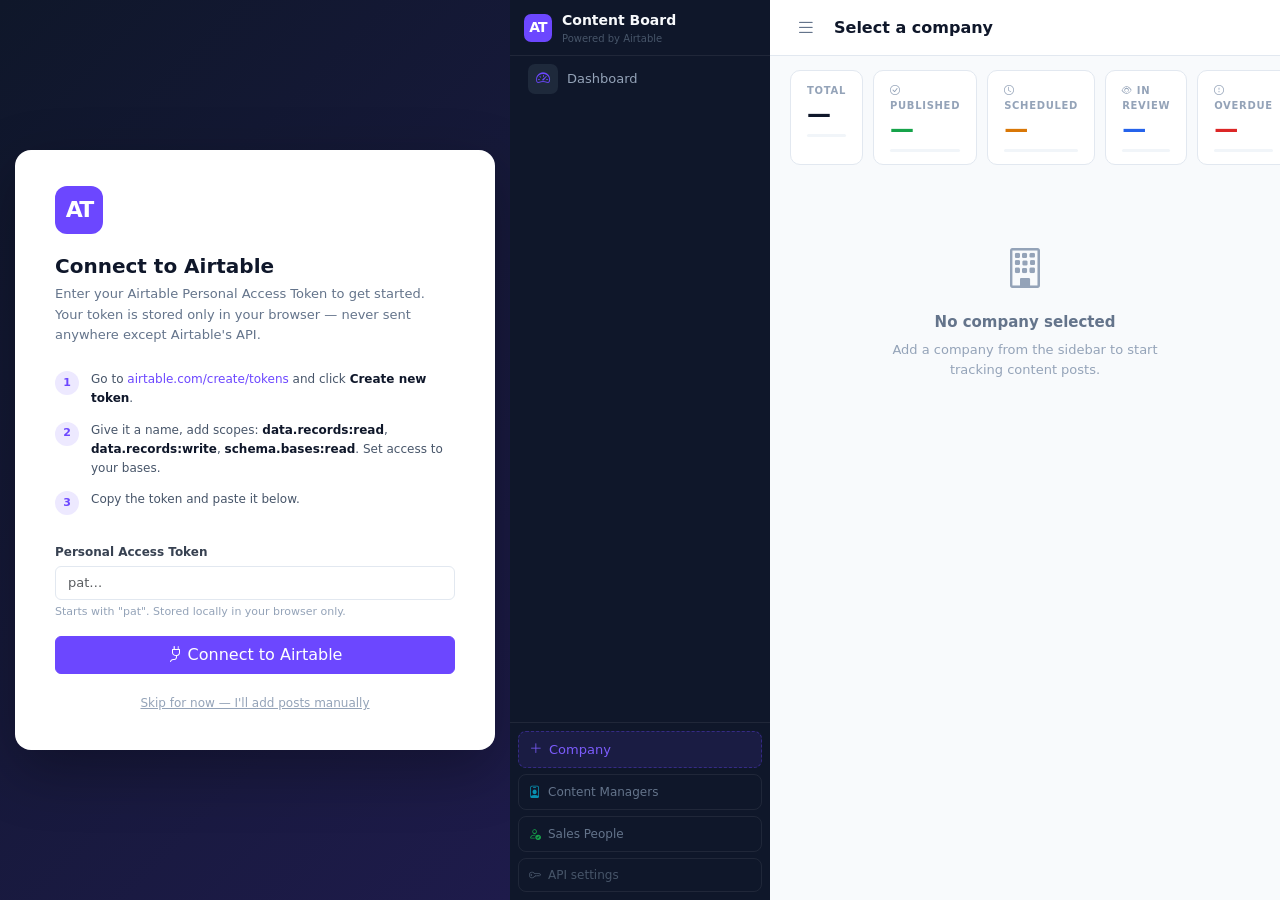
<file: legacy/content-dashboard-airtable.html>
<!DOCTYPE html>
<html lang="en">
<head>
  <meta charset="UTF-8">
  <meta name="viewport" content="width=device-width, initial-scale=1.0">
  <title>Content Board — Airtable</title>
  <link rel="icon" type="image/svg+xml" href="[data-uri]">
  <link href="https://cdn.jsdelivr.net/npm/bootstrap@5.3.3/dist/css/bootstrap.min.css" rel="stylesheet">
  <link href="https://cdn.jsdelivr.net/npm/bootstrap-icons@1.11.3/font/bootstrap-icons.min.css" rel="stylesheet">
  <style>
    :root {
      --sidebar-w: 260px;
      --topbar-h: 56px;
      --at-purple: #6c47ff;
      --at-purple-light: #ede9ff;
    }
    html,body{height:100%;margin:0;overflow:hidden;font-family:'Segoe UI',system-ui,sans-serif;}
    *{box-sizing:border-box;}

    /* ── Layout ── */
    .app{display:flex;height:100vh;overflow:hidden;}

    /* ── Sidebar ── */
    .sidebar{
      width:var(--sidebar-w);background:#0f172a;
      display:flex;flex-direction:column;flex-shrink:0;overflow:hidden;
      transition:width .22s ease;z-index:200;
    }
    .sidebar.collapsed{width:60px;}
    .sidebar.collapsed .hide-collapsed{display:none!important;}

    .sb-brand{
      display:flex;align-items:center;gap:10px;
      padding:0 14px;height:var(--topbar-h);
      border-bottom:1px solid rgba(255,255,255,.07);flex-shrink:0;overflow:hidden;
    }
    .sb-brand .logo{
      width:28px;height:28px;border-radius:7px;
      background:var(--at-purple);display:flex;align-items:center;justify-content:center;
      font-size:14px;font-weight:800;color:#fff;flex-shrink:0;letter-spacing:-1px;
    }
    .sb-brand .brand-name{font-size:14px;font-weight:700;color:#f8fafc;white-space:nowrap;}
    .sb-brand .brand-sub{font-size:10px;color:#475569;white-space:nowrap;}

    .sb-section{font-size:10px;font-weight:600;text-transform:uppercase;letter-spacing:.1em;color:#475569;padding:14px 14px 5px;white-space:nowrap;}

    .co-list{flex:1;overflow-y:auto;overflow-x:hidden;padding:0 8px 8px;}
    .co-list::-webkit-scrollbar{width:3px;}
    .co-list::-webkit-scrollbar-thumb{background:#334155;border-radius:2px;}

    .co-btn{
      display:flex;align-items:center;gap:9px;width:100%;
      padding:8px 10px;background:none;border:none;border-radius:8px;
      cursor:pointer;text-align:left;color:#94a3b8;
      transition:all .14s;margin-bottom:2px;overflow:hidden;
    }
    .co-btn:hover{background:#1e293b;color:#cbd5e1;}
    .co-btn.active{background:#1e293b;color:#f1f5f9;}
    .co-btn .co-av{
      width:30px;height:30px;border-radius:7px;flex-shrink:0;
      display:flex;align-items:center;justify-content:center;
      font-size:11px;font-weight:700;
    }
    .co-btn .co-inf{flex:1;min-width:0;}
    .co-btn .co-nm{font-size:13px;font-weight:500;white-space:nowrap;overflow:hidden;text-overflow:ellipsis;}
    .co-btn .co-sb{font-size:11px;color:#475569;white-space:nowrap;margin-top:1px;}
    .co-btn.active .co-sb{color:#64748b;}
    .co-btn .sync-spin{animation:spin .7s linear infinite;font-size:12px;color:#6c47ff;}
    @keyframes spin{to{transform:rotate(360deg)}}

    .sb-footer{padding:8px;border-top:1px solid rgba(255,255,255,.07);flex-shrink:0;display:flex;flex-direction:column;gap:6px;}
    .sb-add{
      display:flex;align-items:center;gap:7px;width:100%;padding:8px 10px;
      background:rgba(108,71,255,.12);border:1px dashed rgba(108,71,255,.35);
      border-radius:8px;color:#7c5cfc;font-size:13px;font-weight:500;
      cursor:pointer;transition:all .14s;white-space:nowrap;overflow:hidden;
    }
    .sb-add:hover{background:rgba(108,71,255,.2);}
    .sb-settings{
      display:flex;align-items:center;gap:7px;width:100%;padding:7px 10px;
      background:none;border:1px solid rgba(255,255,255,.07);
      border-radius:8px;color:#475569;font-size:12px;font-weight:500;
      cursor:pointer;transition:all .14s;white-space:nowrap;overflow:hidden;
    }
    .sb-settings:hover{background:#1e293b;color:#94a3b8;}
    .sb-person{
      display:flex;align-items:center;gap:7px;width:100%;padding:8px 10px;
      background:none;border:1px solid rgba(255,255,255,.07);
      border-radius:8px;color:#64748b;font-size:12px;font-weight:500;
      cursor:pointer;transition:all .14s;white-space:nowrap;overflow:hidden;text-align:left;
    }
    .sb-person:hover{background:#1e293b;color:#94a3b8;}
    .sb-person .sp-dot{width:7px;height:7px;border-radius:50%;flex-shrink:0;}
    /* People list in sidebar */
    .people-section{padding:0 8px 4px;}
    .people-section .ps-label{font-size:10px;font-weight:600;text-transform:uppercase;letter-spacing:.1em;color:#334155;padding:10px 4px 4px;display:flex;align-items:center;gap:6px;}
    .person-item{display:flex;align-items:center;gap:8px;padding:6px 8px;border-radius:7px;color:#64748b;font-size:12px;}
    .person-item .p-av{width:22px;height:22px;border-radius:50%;display:flex;align-items:center;justify-content:center;font-size:9px;font-weight:700;color:#fff;flex-shrink:0;}
    .person-item .p-info{flex:1;min-width:0;}
    .person-item .p-name{font-size:12px;font-weight:500;color:#94a3b8;white-space:nowrap;overflow:hidden;text-overflow:ellipsis;}
    .person-item .p-role{font-size:10px;color:#334155;}
    .person-item .p-del{background:none;border:none;color:#334155;cursor:pointer;padding:2px 4px;border-radius:4px;font-size:11px;opacity:0;transition:opacity .12s;}
    .person-item:hover .p-del{opacity:1;}
    .person-item:hover .p-del:hover{color:#dc2626;}

    /* ── Main ── */
    .main{flex:1;display:flex;flex-direction:column;overflow:hidden;background:#f8fafc;}

    /* ── Topbar ── */
    .topbar{
      height:var(--topbar-h);background:#fff;border-bottom:1px solid #e2e8f0;
      display:flex;align-items:center;padding:0 20px;gap:12px;flex-shrink:0;
    }
    .tb-toggle{background:none;border:none;color:#64748b;font-size:20px;cursor:pointer;padding:4px 6px;border-radius:6px;}
    .tb-toggle:hover{background:#f1f5f9;}
    .tb-title{font-size:16px;font-weight:700;color:#0f172a;}
    .tb-badge{
      display:inline-flex;align-items:center;gap:5px;
      background:var(--at-purple-light);color:var(--at-purple);
      font-size:11px;padding:3px 10px;border-radius:20px;font-weight:600;
    }
    .tb-sync-badge{
      display:inline-flex;align-items:center;gap:5px;
      background:#f0fdf4;color:#15803d;
      font-size:11px;padding:3px 10px;border-radius:20px;font-weight:600;
    }
    .tb-actions{margin-left:auto;display:flex;gap:6px;align-items:center;}
    .tb-last{font-size:11px;color:#94a3b8;white-space:nowrap;}

    /* ── Stats ── */
    .stats{display:grid;grid-template-columns:repeat(5,1fr);gap:10px;padding:14px 20px 0;flex-shrink:0;}
    .sc{background:#fff;border:1px solid #e2e8f0;border-radius:10px;padding:12px 16px;}
    .sc-lbl{font-size:10px;font-weight:600;text-transform:uppercase;letter-spacing:.07em;color:#94a3b8;margin-bottom:4px;}
    .sc-val{font-size:24px;font-weight:700;color:#0f172a;line-height:1;}
    .sc-prog{height:3px;background:#f1f5f9;border-radius:2px;margin-top:8px;overflow:hidden;}
    .sc-prog-fill{height:100%;border-radius:2px;transition:width .5s;}
    .sc.pub .sc-val{color:#16a34a;} .sc.pub .sc-prog-fill{background:#16a34a;}
    .sc.sch .sc-val{color:#d97706;} .sc.sch .sc-prog-fill{background:#d97706;}
    .sc.rev .sc-val{color:#2563eb;} .sc.rev .sc-prog-fill{background:#2563eb;}
    .sc.ovr .sc-val{color:#dc2626;} .sc.ovr .sc-prog-fill{background:#dc2626;}

    /* ── Content ── */
    .content{flex:1;overflow-y:auto;padding:14px 20px;}
    .content::-webkit-scrollbar{width:5px;}
    .content::-webkit-scrollbar-thumb{background:#cbd5e1;border-radius:3px;}

    /* ── Toolbar ── */
    .toolbar{display:flex;align-items:center;gap:7px;margin-bottom:12px;flex-wrap:wrap;}
    .fchip{
      padding:5px 13px;border-radius:20px;border:1px solid #e2e8f0;background:#fff;
      font-size:12px;font-weight:500;color:#64748b;cursor:pointer;transition:all .12s;
      display:inline-flex;align-items:center;gap:5px;
    }
    .fchip:hover{border-color:#cbd5e1;color:#374151;}
    .fchip.active{background:#0f172a;border-color:#0f172a;color:#fff;}
    .fchip .fc{background:rgba(255,255,255,.2);border-radius:20px;padding:1px 6px;font-size:10px;}
    .fchip:not(.active) .fc{background:#f1f5f9;color:#94a3b8;}
    .search-wrap{margin-left:auto;position:relative;}
    .search-wrap input{
      padding:6px 12px 6px 30px;border:1px solid #e2e8f0;border-radius:8px;
      font-size:13px;background:#fff;width:200px;color:#0f172a;outline:none;
    }
    .search-wrap input:focus{border-color:#a5b4fc;box-shadow:0 0 0 3px rgba(108,71,255,.1);}
    .search-wrap .si{position:absolute;left:9px;top:50%;transform:translateY(-50%);color:#94a3b8;font-size:14px;pointer-events:none;}

    /* ── Table ── */
    .tbl-wrap{background:#fff;border:1px solid #e2e8f0;border-radius:10px;overflow:hidden;}
    .tbl-wrap table{width:100%;border-collapse:collapse;font-size:13px;}
    .tbl-wrap thead th{
      background:#f8fafc;padding:9px 14px;
      font-size:10px;font-weight:600;text-transform:uppercase;letter-spacing:.07em;
      color:#94a3b8;border-bottom:1px solid #e2e8f0;white-space:nowrap;
      cursor:pointer;user-select:none;
    }
    .tbl-wrap thead th:hover{color:#64748b;}
    .tbl-wrap tbody tr{border-bottom:1px solid #f1f5f9;transition:background .1s;}
    .tbl-wrap tbody tr:last-child{border-bottom:none;}
    .tbl-wrap tbody tr:hover{background:#f8fafc;}
    .tbl-wrap td{padding:10px 14px;vertical-align:middle;color:#334155;}
    .t-title{font-weight:500;color:#0f172a;max-width:200px;overflow:hidden;text-overflow:ellipsis;white-space:nowrap;display:block;}
    .t-notes{max-width:160px;overflow:hidden;text-overflow:ellipsis;white-space:nowrap;color:#64748b;font-size:12px;}

    /* platform pills */
    .plat{display:inline-flex;align-items:center;gap:4px;font-size:11px;font-weight:600;padding:3px 9px;border-radius:20px;white-space:nowrap;}
    .pl-instagram{background:#fdf2f8;color:#9d174d;}
    .pl-linkedin{background:#eff6ff;color:#1d4ed8;}
    .pl-twitter,.pl-x{background:#f0f9ff;color:#0369a1;}
    .pl-facebook{background:#eff6ff;color:#1e40af;}
    .pl-tiktok{background:#f8fafc;color:#0f172a;}
    .pl-youtube{background:#fef2f2;color:#b91c1c;}
    .pl-blog{background:#f0fdf4;color:#15803d;}
    .pl-email{background:#fefce8;color:#a16207;}
    .pl-other{background:#f8fafc;color:#64748b;}

    /* status pills */
    .stat-pill{display:inline-flex;align-items:center;gap:5px;font-size:11px;font-weight:600;padding:3px 10px;border-radius:20px;white-space:nowrap;}
    .stat-pill::before{content:'';width:6px;height:6px;border-radius:50%;flex-shrink:0;}
    .sp-published{background:#f0fdf4;color:#15803d;} .sp-published::before{background:#16a34a;}
    .sp-scheduled{background:#fffbeb;color:#b45309;} .sp-scheduled::before{background:#d97706;}
    .sp-draft{background:#f8fafc;color:#475569;}     .sp-draft::before{background:#94a3b8;}
    .sp-review{background:#eff6ff;color:#1d4ed8;}    .sp-review::before{background:#2563eb;}
    .sp-overdue{background:#fef2f2;color:#b91c1c;}   .sp-overdue::before{background:#dc2626;}

    /* assignee */
    .assn{display:flex;align-items:center;gap:6px;}
    .av{width:24px;height:24px;border-radius:50%;display:flex;align-items:center;justify-content:center;font-size:9px;font-weight:700;flex-shrink:0;color:#fff;}
    .av-nm{font-size:12px;white-space:nowrap;overflow:hidden;text-overflow:ellipsis;max-width:100px;}

    /* row actions */
    .row-acts{display:flex;gap:3px;opacity:0;transition:opacity .15s;}
    tr:hover .row-acts{opacity:1;}
    .rib{background:none;border:none;padding:3px 6px;border-radius:5px;cursor:pointer;color:#94a3b8;font-size:14px;transition:all .1s;}
    .rib:hover{background:#f1f5f9;color:#374151;}
    .rib.del:hover{background:#fef2f2;color:#dc2626;}

    /* states */
    .state-box{display:flex;flex-direction:column;align-items:center;justify-content:center;padding:60px 20px;color:#94a3b8;text-align:center;}
    .state-box i{font-size:40px;margin-bottom:12px;}
    .state-box strong{color:#64748b;font-size:15px;display:block;margin-bottom:6px;}
    .state-box p{font-size:13px;margin:0;max-width:300px;line-height:1.6;}
    .spin-sm{display:inline-block;animation:spin .7s linear infinite;}

    /* ── Setup screen ── */
    .setup-screen{
      flex:1;display:flex;align-items:center;justify-content:center;
      background:linear-gradient(135deg,#0f172a 0%,#1e1b4b 100%);
    }
    .setup-card{
      background:#fff;border-radius:16px;padding:36px 40px;
      width:100%;max-width:480px;box-shadow:0 20px 60px rgba(0,0,0,.3);
    }
    .setup-logo{
      width:48px;height:48px;border-radius:12px;background:var(--at-purple);
      display:flex;align-items:center;justify-content:center;
      font-size:22px;font-weight:900;color:#fff;letter-spacing:-2px;
      margin-bottom:20px;
    }
    .setup-card h2{font-size:20px;font-weight:700;color:#0f172a;margin-bottom:6px;}
    .setup-card p{font-size:13px;color:#64748b;margin-bottom:24px;line-height:1.6;}
    .setup-steps{display:flex;flex-direction:column;gap:12px;margin-bottom:24px;}
    .step{display:flex;gap:12px;align-items:flex-start;}
    .step-num{
      width:24px;height:24px;border-radius:50%;background:var(--at-purple-light);
      color:var(--at-purple);font-size:11px;font-weight:700;
      display:flex;align-items:center;justify-content:center;flex-shrink:0;margin-top:1px;
    }
    .step p{font-size:12px;color:#475569;margin:0;line-height:1.6;}
    .step strong{color:#0f172a;}
    .step a{color:var(--at-purple);text-decoration:none;}
    .step a:hover{text-decoration:underline;}

    /* ── Modals ── */
    .modal-header{border-bottom:1px solid #e2e8f0;padding:18px 20px 14px;}
    .modal-title{font-size:15px;font-weight:700;color:#0f172a;}
    .modal-footer{border-top:1px solid #e2e8f0;}
    .form-label{font-size:12px;font-weight:600;color:#374151;margin-bottom:5px;}
    .form-control,.form-select{font-size:13px;border-color:#e2e8f0;color:#0f172a;}
    .form-control:focus,.form-select:focus{border-color:#a5b4fc;box-shadow:0 0 0 3px rgba(108,71,255,.1);}
    .form-text{font-size:11px;color:#94a3b8;margin-top:4px;}

    /* field mapping UI */
    .field-map{background:#f8fafc;border:1px solid #e2e8f0;border-radius:8px;padding:12px 14px;}
    .field-map-row{display:grid;grid-template-columns:1fr 1fr;gap:8px;align-items:center;margin-bottom:8px;}
    .field-map-row:last-child{margin-bottom:0;}
    .field-key{font-size:12px;font-weight:500;color:#374151;}
    .field-key span{font-size:10px;color:#94a3b8;font-weight:400;}

    /* color dots */
    .day-toggle{display:flex;flex-direction:column;align-items:center;gap:4px;cursor:pointer;}
    .day-toggle input[type=checkbox]{display:none;}
    .day-toggle .day-label{
      width:36px;height:36px;border-radius:50%;display:flex;align-items:center;justify-content:center;
      font-size:11px;font-weight:600;border:1.5px solid #e2e8f0;color:#94a3b8;
      transition:all .15s;background:#f8fafc;user-select:none;
    }
    .day-toggle input:checked + .day-label{
      background:var(--at-purple);border-color:var(--at-purple);color:#fff;
    }
    .day-toggle .day-name{font-size:9px;font-weight:500;color:#94a3b8;text-transform:uppercase;letter-spacing:.05em;}
    .color-dot{width:22px;height:22px;border-radius:50%;cursor:pointer;transition:transform .1s;border:2px solid transparent;}
    .color-dot.chosen{border-color:#0f172a;transform:scale(1.15);}

    /* airtable purple btn */
    .btn-at{background:var(--at-purple);border-color:var(--at-purple);color:#fff;}
    .btn-at:hover{background:#5a38e8;border-color:#5a38e8;color:#fff;}
    .btn-at:disabled{opacity:.6;}

    /* field discovery loading */
    .fd-loading{text-align:center;padding:16px;color:#94a3b8;font-size:13px;}

    /* Monthly Calendar Grid */
    .mcal-wrap{background:#fff;border:1px solid #e2e8f0;border-radius:10px;overflow:hidden;margin-top:16px;}
    .mcal-header{display:flex;align-items:center;justify-content:space-between;padding:16px 20px;border-bottom:1px solid #e2e8f0;}
    .mcal-title{font-size:18px;font-weight:700;color:#0f172a;letter-spacing:-0.02em;}
    .mcal-nav{display:flex;gap:6px;align-items:center;}
    .mcal-nav-btn{background:none;border:1px solid #e2e8f0;border-radius:7px;height:30px;padding:0 12px;cursor:pointer;color:#64748b;font-size:12px;font-weight:500;transition:all .12s;display:flex;align-items:center;gap:4px;}
    .mcal-nav-btn:hover{background:#f1f5f9;color:#0f172a;border-color:#cbd5e1;}
    .mcal-grid{display:grid;grid-template-columns:repeat(7,1fr);}
    .mcal-dow{padding:10px 4px;text-align:center;font-size:11px;font-weight:600;text-transform:uppercase;letter-spacing:.08em;color:#64748b;border-bottom:1px solid #e2e8f0;background:#f8fafc;}
    .mcal-cell{min-height:80px;padding:8px 8px 6px;border-right:1px solid #e2e8f0;border-bottom:1px solid #e2e8f0;vertical-align:top;position:relative;background:#fff;}
    .mcal-cell:nth-child(7n){border-right:none;}
    .mcal-cell.other-month{background:#fafafa;}
    .mcal-cell.other-month .mcal-day-num{color:#d1d5db;}
    .mcal-cell.is-today{background:#faf5ff;}
    .mcal-day-num{font-size:13px;font-weight:600;color:#374151;width:26px;height:26px;display:flex;align-items:center;justify-content:center;border-radius:50%;margin-bottom:5px;flex-shrink:0;}
    .mcal-cell.is-today .mcal-day-num{background:var(--at-purple);color:#fff;}
    .mcal-co-pill{display:flex;align-items:center;gap:5px;padding:3px 6px;border-radius:6px;margin-bottom:3px;font-size:10px;font-weight:500;cursor:pointer;transition:opacity .1s;line-height:1.3;}
    .mcal-co-pill:hover{opacity:.8;}
    .mcal-co-pill .pill-av{width:14px;height:14px;border-radius:3px;display:flex;align-items:center;justify-content:center;font-size:7px;font-weight:800;flex-shrink:0;}
    .mcal-co-pill .pill-name{overflow:hidden;text-overflow:ellipsis;white-space:nowrap;flex:1;}
    .mcal-co-pill .pill-count{font-size:9px;opacity:.7;flex-shrink:0;}
    .mcal-more{font-size:10px;color:#94a3b8;padding:2px 4px;cursor:pointer;}
    .mcal-count-btn{
      width:36px;height:36px;border-radius:50%;
      background:var(--at-purple);color:#fff;
      display:flex;align-items:center;justify-content:center;
      font-size:14px;font-weight:700;cursor:pointer;
      border:none;margin:2px auto 0;
      transition:transform .12s,background .12s;
      box-shadow:0 2px 6px rgba(108,71,255,.25);
    }
    .mcal-count-btn:hover{background:#5a38e8;transform:scale(1.1);}
    /* Day detail overlay */
    .day-detail-overlay{
      position:fixed;inset:0;background:rgba(0,0,0,.4);z-index:1000;
      display:flex;align-items:center;justify-content:center;
    }
    .day-detail-panel{
      background:#fff;border-radius:14px;width:360px;max-height:80vh;
      display:flex;flex-direction:column;overflow:hidden;
      box-shadow:0 20px 60px rgba(0,0,0,.2);
    }
    .ddp-header{
      display:flex;align-items:center;justify-content:space-between;
      padding:16px 20px;border-bottom:1px solid #f1f5f9;flex-shrink:0;
    }
    .ddp-title{font-size:15px;font-weight:700;color:#0f172a;}
    .ddp-close{background:none;border:none;font-size:20px;color:#94a3b8;cursor:pointer;line-height:1;padding:0;}
    .ddp-close:hover{color:#0f172a;}
    .ddp-list{overflow-y:auto;padding:10px 14px;flex:1;}
    .ddp-co-row{
      display:flex;align-items:center;gap:12px;padding:10px 8px;
      border-radius:8px;cursor:pointer;transition:background .1s;
      border-bottom:1px solid #f8fafc;
    }
    .ddp-co-row:last-child{border-bottom:none;}
    .ddp-co-row:hover{background:#f8fafc;}
    .ddp-av{width:36px;height:36px;border-radius:9px;flex-shrink:0;display:flex;align-items:center;justify-content:center;font-size:12px;font-weight:700;color:#fff;}
    .ddp-info{flex:1;min-width:0;}
    .ddp-name{font-size:13px;font-weight:600;color:#0f172a;}
    .ddp-meta{font-size:11px;color:#94a3b8;margin-top:1px;white-space:nowrap;overflow:hidden;text-overflow:ellipsis;}
    .ddp-arrow{color:#cbd5e1;font-size:14px;flex-shrink:0;}
    .mcal-more:hover{color:var(--at-purple);}
    /* Companies overview table */
    .co-tbl-wrap{background:#fff;border:1px solid #e2e8f0;border-radius:10px;overflow:hidden;}
    .co-tbl-wrap table{width:100%;border-collapse:collapse;font-size:13px;}
    .co-tbl-wrap thead th{background:#f8fafc;padding:9px 14px;font-size:10px;font-weight:600;text-transform:uppercase;letter-spacing:.07em;color:#94a3b8;border-bottom:1px solid #e2e8f0;white-space:nowrap;}
    .co-tbl-wrap tbody tr{border-bottom:1px solid #f1f5f9;transition:background .1s;cursor:pointer;}
    .co-tbl-wrap tbody tr:last-child{border-bottom:none;}
    .co-tbl-wrap tbody tr:hover{background:#f8fafc;}
    .co-tbl-wrap td{padding:11px 14px;vertical-align:middle;}
    .co-name-cell{display:flex;align-items:center;gap:10px;}
    .co-av-sm{width:30px;height:30px;border-radius:8px;display:flex;align-items:center;justify-content:center;font-size:11px;font-weight:700;flex-shrink:0;}
    .co-nm-sm{font-size:13px;font-weight:600;color:#0f172a;}
    .prog-cell{min-width:120px;}
    .prog-track{height:5px;background:#f1f5f9;border-radius:3px;overflow:hidden;margin-top:4px;}
    .prog-track-fill{height:100%;border-radius:3px;background:#16a34a;transition:width .4s;}
    .prog-label{font-size:10px;color:#94a3b8;}
    /* Company detail bar */
    .co-detail-bar{
      display:flex;align-items:center;gap:8px;padding:7px 20px;
      background:#fff;border-bottom:1px solid #f1f5f9;flex-shrink:0;flex-wrap:wrap;
    }
    .co-detail-bar.hidden{display:none;}
    .cd-pill{
      display:inline-flex;align-items:center;gap:5px;
      font-size:11px;font-weight:500;color:#475569;
      background:#f8fafc;border:1px solid #e2e8f0;
      border-radius:20px;padding:3px 10px;white-space:nowrap;
    }
    .cd-pill i{font-size:12px;}
    .cd-pill.green{background:#f0fdf4;border-color:#bbf7d0;color:#15803d;}
    .cd-pill.blue{background:#eff6ff;border-color:#bfdbfe;color:#1d4ed8;}
    .cd-pill.amber{background:#fffbeb;border-color:#fde68a;color:#b45309;}
    .cd-pill.purple{background:var(--at-purple-light);border-color:#c4b5fd;color:var(--at-purple);}
    @media(max-width:900px){
      .stats{grid-template-columns:repeat(3,1fr);}
      .sidebar{position:absolute;height:100%;z-index:300;}
      .sidebar:not(.sb-open){width:0;overflow:hidden;}
      .sidebar.sb-open{width:var(--sidebar-w);}
    }
    @media(max-width:600px){
      .stats{grid-template-columns:repeat(2,1fr);}
      .search-wrap{display:none;}
    }
  </style>
</head>
<body>
<div class="app" id="app">

  <!-- ══════════ SETUP SCREEN (shown when no token) ══════════ -->
  <div class="setup-screen" id="setupScreen" style="display:none;">
    <div class="setup-card">
      <div class="setup-logo">AT</div>
      <h2>Connect to Airtable</h2>
      <p>Enter your Airtable Personal Access Token to get started. Your token is stored only in your browser — never sent anywhere except Airtable's API.</p>

      <div class="setup-steps">
        <div class="step">
          <div class="step-num">1</div>
          <p>Go to <a href="https://airtable.com/create/tokens" target="_blank">airtable.com/create/tokens</a> and click <strong>Create new token</strong>.</p>
        </div>
        <div class="step">
          <div class="step-num">2</div>
          <p>Give it a name, add scopes: <strong>data.records:read</strong>, <strong>data.records:write</strong>, <strong>schema.bases:read</strong>. Set access to your bases.</p>
        </div>
        <div class="step">
          <div class="step-num">3</div>
          <p>Copy the token and paste it below.</p>
        </div>
      </div>

      <div class="mb-3">
        <label class="form-label">Personal Access Token</label>
        <input class="form-control" id="setupToken" type="password" placeholder="pat…">
        <div class="form-text">Starts with "pat". Stored locally in your browser only.</div>
      </div>
      <div class="alert alert-danger d-none" id="setupError" style="font-size:13px;"></div>
      <button class="btn btn-at w-100" id="btnSetupSave">
        <i class="bi bi-plug me-1"></i>Connect to Airtable
      </button>
      <div class="text-center mt-3">
        <a href="#" style="font-size:12px;color:#94a3b8;" id="setupSkip">Skip for now — I'll add posts manually</a>
      </div>
    </div>
  </div>

  <!-- ══════════ SIDEBAR ══════════ -->
  <div class="sidebar" id="sidebar">
    <div class="sb-brand">
      <div class="logo">AT</div>
      <div class="hide-collapsed">
        <div class="brand-name">Content Board</div>
        <div class="brand-sub">Powered by Airtable</div>
      </div>
    </div>

    <div class="co-list" id="coList">
      <button class="co-btn" id="btnDashboard" onclick="showDashboard()">
        <div class="co-av" style="background:#1e293b;color:#6c47ff"><i class="bi bi-speedometer2" style="font-size:14px"></i></div>
        <div class="co-inf hide-collapsed">
          <div class="co-nm" style="color:#94a3b8">Dashboard</div>
        </div>
      </button>
    </div>

    <!-- People list -->
    <div class="sb-footer">
      <button class="sb-add" id="btnAddCo" onclick="showAllCompanies()">
        <i class="bi bi-plus-lg"></i>
        <span class="hide-collapsed">Company</span>
      </button>
      <button class="sb-person" id="btnNavCM" onclick="showPeopleTable('content_manager')">
        <i class="bi bi-person-badge" style="color:#0891b2"></i>
        <span class="hide-collapsed">Content Managers</span>
      </button>
      <button class="sb-person" id="btnNavSP" onclick="showPeopleTable('sales_person')">
        <i class="bi bi-person-check" style="color:#16a34a"></i>
        <span class="hide-collapsed">Sales People</span>
      </button>
      <button class="sb-settings" id="btnSettings">
        <i class="bi bi-key"></i>
        <span class="hide-collapsed">API settings</span>
      </button>
    </div>
  </div>

  <!-- ══════════ MAIN ══════════ -->
  <div class="main">
    <div class="topbar">
      <button class="tb-toggle" id="btnToggle"><i class="bi bi-list"></i></button>
      <span class="tb-title" id="tbTitle">Select a company</span>
      <span class="tb-badge" id="tbBadge" style="display:none">
        <i class="bi bi-table"></i><span id="tbBadgeTxt"></span>
      </span>
      <span class="tb-sync-badge" id="tbSyncBadge" style="display:none">
        <i class="bi bi-check-circle"></i><span id="tbSyncTxt"></span>
      </span>
      <div class="tb-actions" id="tbActions" style="display:none">
        <span class="tb-last" id="tbLast"></span>

        <button class="btn btn-sm btn-at" id="btnAddPost" style="font-size:12px">
          <i class="bi bi-plus-lg me-1"></i>Add post
        </button>

        <button class="btn btn-sm btn-at" id="btnAddCompanyTop" onclick="openAddCompanyModal()" style="font-size:12px;display:none">
          <i class="bi bi-plus-lg me-1"></i>Add company
        </button>
        <button class="btn btn-sm btn-at" id="btnAddPersonTop" style="font-size:12px;display:none" onclick="openAddPerson(this.dataset.role)">
        </button>
        <button class="btn btn-sm btn-outline-secondary" id="btnEditCo" style="font-size:12px">
          <i class="bi bi-pencil me-1"></i>Edit company
        </button>
        <button class="btn btn-sm btn-outline-danger" id="btnDelCo" style="font-size:12px">
          <i class="bi bi-trash me-1"></i>Remove
        </button>
      </div>
    </div>

    <div class="stats" id="statsRow">
      <div class="sc"><div class="sc-lbl">Total</div><div class="sc-val" id="sT">—</div><div class="sc-prog"><div class="sc-prog-fill" id="sPt" style="width:0%;background:#0f172a;"></div></div></div>
      <div class="sc pub"><div class="sc-lbl"><i class="bi bi-check-circle me-1"></i>Published</div><div class="sc-val" id="sP">—</div><div class="sc-prog"><div class="sc-prog-fill" id="sPp" style="width:0%"></div></div></div>
      <div class="sc sch"><div class="sc-lbl"><i class="bi bi-clock me-1"></i>Scheduled</div><div class="sc-val" id="sS">—</div><div class="sc-prog"><div class="sc-prog-fill" id="sPsp" style="width:0%"></div></div></div>
      <div class="sc rev"><div class="sc-lbl"><i class="bi bi-eye me-1"></i>In review</div><div class="sc-val" id="sR">—</div><div class="sc-prog"><div class="sc-prog-fill" id="sPrp" style="width:0%"></div></div></div>
      <div class="sc ovr"><div class="sc-lbl"><i class="bi bi-exclamation-circle me-1"></i>Overdue</div><div class="sc-val" id="sO">—</div><div class="sc-prog"><div class="sc-prog-fill" id="sPop" style="width:0%"></div></div></div>
    </div>

    <div class="co-detail-bar hidden" id="coDetailBar"></div>
    <div id="platformBubbles-date" style="display:none;padding:14px 20px 0;margin-top:10px;margin-left:20px;font-size:13px;font-weight:600;color:#64748b;"></div>
    <div class="platform-bubbles" id="platformBubbles" style="display:none"></div>
    <div class="content" id="content">
      <div class="state-box">
        <i class="bi bi-building"></i>
        <strong>No company selected</strong>
        <p>Add a company from the sidebar to start tracking content posts.</p>
      </div>
    </div>
  </div>
</div>

<!-- ══════════ MODAL: Add Company ══════════ -->
<div class="modal fade" id="mAddCo" tabindex="-1">
  <div class="modal-dialog modal-dialog-centered">
    <div class="modal-content">
      <div class="modal-header">
        <h5 class="modal-title" id="mAddCoTitle"><i class="bi bi-building me-2"></i>Add company</h5>
        <button class="btn-close" data-bs-dismiss="modal"></button>
      </div>
      <div class="modal-body">
        <div class="mb-3">
          <label class="form-label">Company name *</label>
          <input class="form-control" id="coName" placeholder="e.g. Acme Corp">
        </div>
        <hr class="my-3">
        <div class="mb-1">
          <div class="d-flex align-items-center justify-content-between mb-2">
            <label class="form-label mb-0">Airtable connection <span class="text-muted fw-normal">(optional)</span></label>
            <span class="badge" style="background:var(--at-purple-light);color:var(--at-purple);font-size:10px;" id="tokenIndicator"></span>
          </div>
        </div>
        <div class="mb-3">
          <label class="form-label">Base ID</label>
          <div class="input-group">
            <input class="form-control" id="coBaseId" placeholder="app…">
            <button class="btn btn-outline-secondary" id="btnDiscover" style="font-size:12px">
              <i class="bi bi-search me-1"></i>Discover tables
            </button>
          </div>
          <div class="form-text">Find it in your Airtable URL: airtable.com/<strong>appXXXXXXXX</strong>/…</div>
        </div>
        <div class="mb-3" id="tablePickRow" style="display:none">
          <label class="form-label">Select table</label>
          <select class="form-select" id="coTableSel">
            <option value="">— choose a table —</option>
          </select>
        </div>
        <div id="fieldMapWrap" style="display:none">
          <label class="form-label">Column mapping <span class="text-muted fw-normal">(adjust if needed)</span></label>
          <div class="field-map" id="fieldMapInner"></div>
        </div>
        <hr class="my-3">
        <div class="mb-2" style="font-size:11px;font-weight:600;text-transform:uppercase;letter-spacing:.07em;color:#94a3b8;">Company details</div>
        <div class="row g-2 mb-3">
          <div class="col-md-6">
            <label class="form-label">Content Manager</label>
            <select class="form-select" id="coContentManager">
              <option value="">— Select —</option>
            </select>
          </div>
          <div class="col-md-6">
            <label class="form-label">Sales Person</label>
            <select class="form-select" id="coSalesPerson">
              <option value="">— Select —</option>
            </select>
          </div>
          <div class="col-md-4">
            <label class="form-label">Monthly Posts</label>
            <input class="form-control" id="coMonthlyPosts" type="number" min="0" placeholder="e.g. 12">
          </div>
          <div class="col-md-4">
            <label class="form-label">Monthly Fee</label>
            <div class="input-group">
              <span class="input-group-text" style="font-size:13px">$</span>
              <input class="form-control" id="coFee" type="number" min="0" step="0.01" placeholder="0.00">
            </div>
          </div>
          <div class="col-md-4">
            <label class="form-label">Payment Date</label>
            <input class="form-control" id="coPaymentDate" type="number" min="1" max="31" placeholder="Day e.g. 1">
            <div class="form-text">Day of month</div>
          </div>
          <div class="col-12 mt-2">
            <label class="form-label">Fee distribution <span class="text-muted fw-normal">(must total 100%)</span></label>
            <div style="background:#f8fafc;border:1px solid #e2e8f0;border-radius:8px;padding:12px 14px;">
              <div class="row g-2 align-items-center mb-2">
                <div class="col-5"><label class="form-label mb-0" style="font-size:12px;color:#374151"><span style="display:inline-block;width:8px;height:8px;border-radius:50%;background:#16a34a;margin-right:5px"></span>Sales Person</label></div>
                <div class="col-4">
                  <div class="input-group input-group-sm">
                    <input class="form-control" id="coFeeSP" type="number" min="0" max="100" step="1" value="40">
                    <span class="input-group-text" style="font-size:12px">%</span>
                  </div>
                </div>
                <div class="col-3 text-end" id="coFeeSPAmt" style="font-size:12px;color:#64748b;font-weight:500"></div>
              </div>
              <div class="row g-2 align-items-center mb-2">
                <div class="col-5"><label class="form-label mb-0" style="font-size:12px;color:#374151"><span style="display:inline-block;width:8px;height:8px;border-radius:50%;background:#0891b2;margin-right:5px"></span>Content Manager</label></div>
                <div class="col-4">
                  <div class="input-group input-group-sm">
                    <input class="form-control" id="coFeeCM" type="number" min="0" max="100" step="1" value="40">
                    <span class="input-group-text" style="font-size:12px">%</span>
                  </div>
                </div>
                <div class="col-3 text-end" id="coFeeCMAmt" style="font-size:12px;color:#64748b;font-weight:500"></div>
              </div>
              <div class="row g-2 align-items-center mb-2">
                <div class="col-5"><label class="form-label mb-0" style="font-size:12px;color:#374151"><span style="display:inline-block;width:8px;height:8px;border-radius:50%;background:#6c47ff;margin-right:5px"></span>Searchmonster</label></div>
                <div class="col-4">
                  <div class="input-group input-group-sm">
                    <input class="form-control" id="coFeeSM" type="number" min="0" max="100" step="1" value="20">
                    <span class="input-group-text" style="font-size:12px">%</span>
                  </div>
                </div>
                <div class="col-3 text-end" id="coFeeSMAmt" style="font-size:12px;color:#64748b;font-weight:500"></div>
              </div>
              <div class="row g-2 align-items-center pt-2" style="border-top:1px solid #e2e8f0;margin-top:4px">
                <div class="col-5" style="font-size:11px;font-weight:600;color:#374151">Total</div>
                <div class="col-4 text-center" id="coFeeTotal" style="font-size:12px;font-weight:700;color:#0f172a">100%</div>
                <div class="col-3 text-end" id="coFeeTotalAmt" style="font-size:12px;font-weight:700;color:#0f172a"></div>
              </div>
            </div>
          </div>
        </div>
        <hr class="my-3">
        <div class="mb-3">
          <label class="form-label">Posting days <span class="text-muted fw-normal">(select which days to post)</span></label>
          <div class="d-flex gap-2 flex-wrap" id="postingDaysWrap">
            <!-- populated by JS -->
          </div>
        </div>
        <div class="mb-3">
          <label class="form-label">Brand color</label>
          <div class="d-flex gap-2 flex-wrap" id="colorDots"></div>
        </div>
      </div>
      <div class="alert alert-danger mx-3 d-none" id="addCoErr" style="font-size:13px;"></div>
      <div class="modal-footer">
        <button class="btn btn-sm btn-secondary" data-bs-dismiss="modal">Cancel</button>
        <button class="btn btn-sm btn-at" id="btnSaveCo"><i class="bi bi-check-lg me-1"></i>Save company</button>
      </div>
    </div>
  </div>
</div>

<!-- ══════════ MODAL: Add/Edit Post ══════════ -->
<div class="modal fade" id="mPost" tabindex="-1">
  <div class="modal-dialog modal-dialog-centered modal-lg">
    <div class="modal-content">
      <div class="modal-header">
        <h5 class="modal-title" id="mPostTitle"><i class="bi bi-pencil me-2"></i>Add post</h5>
        <button class="btn-close" data-bs-dismiss="modal"></button>
      </div>
      <div class="modal-body">
        <div class="row g-3">
          <div class="col-12">
            <label class="form-label">Post title *</label>
            <input class="form-control" id="pTitle" placeholder="e.g. Q3 product launch announcement">
          </div>
          <div class="col-md-6">
            <label class="form-label">Platform</label>
            <select class="form-select" id="pPlatform">
              <option value="">— Select —</option>
              <option>Blog</option>
              <option>Facebook</option>
              <option>Instagram</option>
              <option>TikTok</option>
              <option>YouTube</option>
              <option>Reddit</option>
              <option>Pinterest</option>
            </select>
          </div>
          <div class="col-md-6">
            <label class="form-label">Status</label>
            <select class="form-select" id="pStatus">
              <option value="scheduled">Scheduled</option>
              <option value="published">Published</option>
            </select>
          </div>
          <div class="col-md-6">
            <label class="form-label">Date</label>
            <input type="date" class="form-control" id="pDate">
          </div>
          <div class="col-md-6">
            <label class="form-label">Content Manager</label>
            <select class="form-select" id="pAssignee">
              <option value="">— Select content manager —</option>
            </select>
          </div>
          <div class="col-12">
            <label class="form-label">Post URL</label>
            <textarea class="form-control" id="pNotes" rows="2" placeholder="https://…"></textarea>
          </div>
        </div>
        <div class="alert alert-info mt-3 d-none" id="pSavingMsg" style="font-size:13px;">
          <span class="spin-sm me-1"><i class="bi bi-arrow-repeat"></i></span> Saving to Airtable…
        </div>
        <div class="alert alert-danger mt-3 d-none" id="pErrMsg" style="font-size:13px;"></div>
      </div>
      <div class="modal-footer">
        <button class="btn btn-sm btn-secondary" data-bs-dismiss="modal">Cancel</button>
        <button class="btn btn-sm btn-at" id="btnSavePost"><i class="bi bi-check-lg me-1"></i>Save post</button>
      </div>
    </div>
  </div>
</div>

<!-- ══════════ MODAL: API Settings ══════════ -->
<div class="modal fade" id="mSettings" tabindex="-1">
  <div class="modal-dialog modal-dialog-centered">
    <div class="modal-content">
      <div class="modal-header">
        <h5 class="modal-title"><i class="bi bi-key me-2"></i>API settings</h5>
        <button class="btn-close" data-bs-dismiss="modal"></button>
      </div>
      <div class="modal-body">
        <div class="mb-3">
          <label class="form-label">Personal Access Token</label>
          <div class="input-group">
            <input class="form-control" id="settingsToken" type="password" placeholder="pat…">
            <button class="btn btn-outline-secondary" id="btnToggleTok" type="button"><i class="bi bi-eye"></i></button>
          </div>
          <div class="form-text">Get yours at <a href="https://airtable.com/create/tokens" target="_blank">airtable.com/create/tokens</a>. Stored only in your browser.</div>
        </div>
        <div class="alert alert-danger d-none" id="settingsErr" style="font-size:13px;"></div>
      </div>
      <div class="modal-footer">
        <button class="btn btn-sm btn-secondary" data-bs-dismiss="modal">Cancel</button>
        <button class="btn btn-sm btn-at" id="btnSaveSettings"><i class="bi bi-check-lg me-1"></i>Save token</button>
      </div>
    </div>
  </div>
</div>

<!-- ══════════ MODAL: Confirm ══════════ -->
<div class="modal fade" id="mConfirm" tabindex="-1">
  <div class="modal-dialog modal-dialog-centered modal-sm">
    <div class="modal-content">
      <div class="modal-body text-center py-4">
        <i class="bi bi-exclamation-triangle text-danger" style="font-size:32px"></i>
        <p class="mt-3 mb-0 fw-semibold" id="confirmMsg" style="font-size:14px"></p>
      </div>
      <div class="modal-footer justify-content-center">
        <button class="btn btn-sm btn-secondary" data-bs-dismiss="modal">Cancel</button>
        <button class="btn btn-sm btn-danger" id="btnConfirmYes">Delete</button>
      </div>
    </div>
  </div>
</div>


<!-- ══════════ MODAL: Add Person ══════════ -->
<div class="modal fade" id="mAddPerson" tabindex="-1">
  <div class="modal-dialog modal-dialog-centered">
    <div class="modal-content">
      <div class="modal-header">
        <h5 class="modal-title" id="mPersonTitle"><i class="bi bi-person-badge me-2"></i>Add person</h5>
        <button class="btn-close" data-bs-dismiss="modal"></button>
      </div>
      <div class="modal-body">
        <div class="mb-3">
          <label class="form-label">Full name *</label>
          <input class="form-control" id="personName" placeholder="e.g. Jane Smith">
        </div>
        <div class="mb-3">
          <label class="form-label">Email</label>
          <input class="form-control" id="personEmail" type="email" placeholder="jane@company.com">
        </div>
        <div class="mb-3">
          <label class="form-label">Companies / Clients <span class="text-muted fw-normal">(select all that apply)</span></label>
          <div id="personCompanyChecks" style="max-height:140px;overflow-y:auto;border:1px solid #e2e8f0;border-radius:8px;padding:8px 12px;background:#f8fafc;display:flex;flex-direction:column;gap:6px;">
            <span style="font-size:12px;color:#94a3b8">No companies added yet</span>
          </div>
        </div>
        <div class="mb-1">
          <label class="form-label">Notes</label>
          <input class="form-control" id="personNotes" placeholder="e.g. handles Instagram, contact for approvals…">
        </div>
      </div>
      <div class="alert alert-danger mx-3 d-none" id="personErr" style="font-size:13px;"></div>
      <div class="modal-footer">
        <button class="btn btn-sm btn-secondary" data-bs-dismiss="modal">Cancel</button>
        <button class="btn btn-sm btn-at" id="btnSavePerson"><i class="bi bi-check-lg me-1"></i>Save</button>
      </div>
    </div>
  </div>
</div>
<script src="https://cdn.jsdelivr.net/npm/bootstrap@5.3.3/dist/js/bootstrap.bundle.min.js"></script>
<script>
/* ════════════════════════════════
   STATE
════════════════════════════════ */
const COLORS=['#6c47ff','#16a34a','#d97706','#dc2626','#0891b2','#db2777','#ea580c','#64748b','#0f172a'];
let db={companies:[]};
let token='';
let activeId=null;
let filterSt='all';
let filterPlatform='';
let sortCol='date';
let sortAsc=true;
let searchQ='';
let editPostId=null;
let _editCoId=null;
let confirmCb=null;
let _selectedColor=COLORS[0];
let _availableFields=[];

function save(){try{localStorage.setItem('contentBoard_v2',JSON.stringify(db));}catch(e){}}
function load(){
  try{
    const r=localStorage.getItem('contentBoard_v2');
    if(r)db=JSON.parse(r);
    token=localStorage.getItem('at_token')||'';
  }catch(e){}
}
function saveToken(t){token=t;localStorage.setItem('at_token',t);}

/* ════════════════════════════════
   AIRTABLE API
════════════════════════════════ */
const AT='https://api.airtable.com/v0';

async function atFetch(path,opts={}){
  const r=await fetch(AT+path,{
    ...opts,
    headers:{'Authorization':'Bearer '+token,'Content-Type':'application/json',...(opts.headers||{})}
  });
  const json=await r.json();
  if(!r.ok) throw new Error(json.error?.message||json.error||`HTTP ${r.status}`);
  return json;
}

async function fetchTables(baseId){
  const json=await atFetch(`/meta/bases/${baseId}/tables`);
  return json.tables||[];
}

async function fetchAllRecords(baseId,tableId){
  let records=[],offset=null;
  do{
    const qs=offset?`?offset=${offset}`:'';
    const json=await atFetch(`/${baseId}/${tableId}${qs}`);
    records=[...records,...(json.records||[])];
    offset=json.offset||null;
  }while(offset);
  return records;
}

async function createRecord(baseId,tableId,fields){
  return atFetch(`/${baseId}/${tableId}`,{method:'POST',body:JSON.stringify({fields})});
}

async function updateRecord(baseId,tableId,recId,fields){
  return atFetch(`/${baseId}/${tableId}/${recId}`,{method:'PATCH',body:JSON.stringify({fields})});
}

async function deleteRecord(baseId,tableId,recId){
  return atFetch(`/${baseId}/${tableId}/${recId}`,{method:'DELETE'});
}

/* ════════════════════════════════
   HELPERS
════════════════════════════════ */
function normStatus(s){
  if(!s)return'draft';
  const l=s.toLowerCase().trim();
  if(['published','live','done','posted','complete','completed'].includes(l))return'published';
  if(['scheduled','queued','approved','ready','planned'].includes(l))return'scheduled';
  if(['review','in review','pending','awaiting','pending review'].includes(l))return'review';
  if(['overdue','late','missed'].includes(l))return'overdue';
  return'draft';
}
function normPlatform(p){
  if(!p)return'other';
  const l=p.toLowerCase().trim();
  if(l.includes('instagram')||l==='ig')return'instagram';
  if(l.includes('linkedin')||l==='li')return'linkedin';
  if(l==='twitter'||l==='tw')return'twitter';
  if(l==='x'||l==='x (twitter)')return'x';
  if(l.includes('facebook')||l==='fb')return'facebook';
  if(l.includes('tiktok')||l==='tt')return'tiktok';
  if(l.includes('youtube')||l==='yt')return'youtube';
  if(l.includes('blog'))return'blog';
  if(l.includes('email')||l==='newsletter')return'email';
  if(l.includes('reddit'))return'reddit';
  if(l.includes('pinterest'))return'pinterest';
  return'other';
}
function platLabel(p){return{instagram:'Instagram',linkedin:'LinkedIn',twitter:'Twitter',x:'X',facebook:'Facebook',tiktok:'TikTok',youtube:'YouTube',blog:'Blog',email:'Email',reddit:'Reddit',pinterest:'Pinterest',other:'Other'}[p]||p||'—';}
function statLabel(s){return{published:'Published',scheduled:'Scheduled',draft:'Draft',review:'In review',overdue:'Overdue'}[s]||s;}
function initials(n){if(!n)return'?';return n.trim().split(/\s+/).map(w=>w[0]).join('').slice(0,2).toUpperCase();}
function avBg(n){const p=['#6366f1','#0891b2','#16a34a','#d97706','#dc2626','#9333ea','#db2777'];return p[(n||'A').charCodeAt(0)%p.length];}
function uid(){return Date.now().toString(36)+Math.random().toString(36).slice(2,6);}
function esc(s){return(s||'').replace(/&/g,'&amp;').replace(/</g,'&lt;').replace(/>/g,'&gt;').replace(/"/g,'&quot;');}
function getCo(){return db.companies.find(c=>c.id===activeId);}
function pct(n,t){return t?Math.round(n/t*100):0;}

/* Map Airtable record → post using stored field mapping */
function mapRecord(rec,mapping){
  const f=rec.fields||{};
  const get=(key)=>{
    const v=f[mapping[key]||key];
    if(Array.isArray(v))return v.join(', ');
    if(v&&typeof v==='object'&&v.name)return v.name;
    return v||'';
  };
  return{
    id:rec.id,
    atId:rec.id,
    title:String(get('title')||''),
    platform:String(get('platform')||''),
    status:normStatus(String(get('status')||'')),
    date:String(get('date')||''),
    assignee:String(get('assignee')||''),
    notes:String(get('notes')||''),
  };
}

/* Build Airtable fields from post using mapping */
function postToFields(post,mapping){
  const flip={};
  Object.entries(mapping).forEach(([k,v])=>{if(v)flip[k]=v;});
  const f={};
  const set=(key,val)=>{if(mapping[key])f[mapping[key]]=val;};
  set('title',post.title);
  set('platform',post.platform);
  set('status',statLabel(post.status));
  set('date',post.date||null);
  set('assignee',post.assignee);
  set('notes',post.notes);
  return f;
}

/* ════════════════════════════════
   RENDER SIDEBAR
════════════════════════════════ */
function renderSidebar(){ /* companies no longer listed in sidebar */ }

/* ════════════════════════════════
   RENDER STATS
════════════════════════════════ */
function renderStats(posts){
  const t=posts.length;
  const p=posts.filter(x=>x.status==='published').length;
  const s=posts.filter(x=>x.status==='scheduled').length;
  const r=posts.filter(x=>x.status==='review').length;
  const o=posts.filter(x=>x.status==='overdue').length;
  document.getElementById('sT').textContent=t||'—';
  document.getElementById('sP').textContent=p||'—';
  document.getElementById('sS').textContent=s||'—';
  document.getElementById('sR').textContent=r||'—';
  document.getElementById('sO').textContent=o||'—';
  document.getElementById('sPt').style.width='100%';
  document.getElementById('sPp').style.width=pct(p,t)+'%';
  document.getElementById('sPsp').style.width=pct(s,t)+'%';
  document.getElementById('sPrp').style.width=pct(r,t)+'%';
  document.getElementById('sPop').style.width=pct(o,t)+'%';
}

/* ════════════════════════════════
   RENDER MAIN
════════════════════════════════ */
function showDashboard(){
  activeId = null;
  document.querySelectorAll('.co-btn, .sb-person').forEach(b=>b.classList.remove('active'));
  document.getElementById('btnDashboard')?.classList.add('active');
  document.getElementById('tbTitle').textContent = 'Dashboard';
  document.getElementById('coDetailBar').classList.add('hidden');
  ['tbBadge','tbSyncBadge'].forEach(id=>document.getElementById(id).style.display='none');
  document.getElementById('tbActions').style.display = 'flex';
  document.getElementById('btnAddCompanyTop').style.display = 'none';
  document.getElementById('btnAddPersonTop').style.display = 'none';
  ['btnAddPost','btnEditCo','btnDelCo'].forEach(id=>{
    const el=document.getElementById(id); if(el) el.style.display='none';
  });

  const companies = db.companies;
  const people = db.people || [];
  const allPosts = companies.flatMap(co => co.posts || []);
  const totalPub = allPosts.filter(p=>p.status==='published').length;
  const totalSched = allPosts.filter(p=>p.status==='scheduled').length;
  const totalDraft = allPosts.filter(p=>p.status==='draft').length;
  const totalOver = allPosts.filter(p=>p.status==='overdue').length;
  const cms = people.filter(p=>p.role==='content_manager');
  const sps = people.filter(p=>p.role==='sales_person');
  const totalFee = companies.reduce((s,co)=>s+(co.fee||0),0);
  const totalSP = companies.reduce((s,co)=>s+(co.fee||0)*(co.feeSP!=null?co.feeSP:40)/100,0);
  const totalCM = companies.reduce((s,co)=>s+(co.fee||0)*(co.feeCM!=null?co.feeCM:40)/100,0);
  const totalSM = companies.reduce((s,co)=>s+(co.fee||0)*(co.feeSM!=null?co.feeSM:20)/100,0);

  // Update stat cards with aggregate data
  document.getElementById('sT').textContent = companies.length || '—';
  document.getElementById('sP').textContent = totalPub || '—';
  document.getElementById('sS').textContent = totalSched || '—';
  document.getElementById('sR').textContent = cms.length || '—';
  document.getElementById('sO').textContent = totalOver || '—';
  // Stat labels
  document.querySelector('.sc:nth-child(1) .sc-lbl').textContent = 'Companies';
  document.querySelector('.sc.pub .sc-lbl').innerHTML = '<i class="bi bi-check-circle me-1"></i>Published';
  document.querySelector('.sc.sch .sc-lbl').innerHTML = '<i class="bi bi-clock me-1"></i>Scheduled';
  document.querySelector('.sc.rev .sc-lbl').innerHTML = '<i class="bi bi-people me-1"></i>Content Managers';
  document.querySelector('.sc.ovr .sc-lbl').innerHTML = '<i class="bi bi-exclamation-circle me-1"></i>Overdue';

  const wrap = document.getElementById('content');

  if(!companies.length){
    wrap.innerHTML = '<div class="state-box"><i class="bi bi-speedometer2" style="font-size:40px"></i><strong>Welcome to Content Board</strong><p>Add your first company to get started tracking content posts.</p><button class="btn btn-at mt-3" onclick="openAddCompanyModal()" style="font-size:13px"><i class="bi bi-plus-lg me-1"></i>Add company</button></div>';
    return;
  }

  // Summary fee card
  function fmtMoney(n){ return '$'+Number(n).toLocaleString('en',{minimumFractionDigits:2,maximumFractionDigits:2}); }

  const feeCard = totalFee > 0
    ? '<div style="display:grid;grid-template-columns:repeat(4,1fr);gap:10px;margin-bottom:14px">'+
        '<div class="sc" style="background:linear-gradient(135deg,#6c47ff11,#6c47ff22);border-color:#c4b5fd">'+
          '<div class="sc-lbl" style="color:#6c47ff"><i class="bi bi-cash-stack me-1"></i>Monthly Revenue</div>'+
          '<div class="sc-val" style="color:#6c47ff;font-size:20px">'+fmtMoney(totalFee)+'</div>'+
          '<div class="sc-prog"><div class="sc-prog-fill" style="width:100%;background:#6c47ff"></div></div>'+
        '</div>'+
        '<div class="sc" style="background:linear-gradient(135deg,#16a34a11,#16a34a22);border-color:#bbf7d0">'+
          '<div class="sc-lbl" style="color:#15803d"><i class="bi bi-person-check me-1"></i>Sales Person</div>'+
          '<div class="sc-val" style="color:#15803d;font-size:20px">'+fmtMoney(totalSP)+'</div>'+
          '<div style="font-size:10px;color:#86efac;margin-top:4px">'+Math.round(totalSP/totalFee*100)+'% of revenue</div>'+
        '</div>'+
        '<div class="sc" style="background:linear-gradient(135deg,#0891b211,#0891b222);border-color:#bae6fd">'+
          '<div class="sc-lbl" style="color:#0369a1"><i class="bi bi-person-badge me-1"></i>Content Manager</div>'+
          '<div class="sc-val" style="color:#0369a1;font-size:20px">'+fmtMoney(totalCM)+'</div>'+
          '<div style="font-size:10px;color:#7dd3fc;margin-top:4px">'+Math.round(totalCM/totalFee*100)+'% of revenue</div>'+
        '</div>'+
        '<div class="sc" style="background:linear-gradient(135deg,#d9770611,#d9770622);border-color:#fed7aa">'+
          '<div class="sc-lbl" style="color:#c2410c"><i class="bi bi-search me-1"></i>Searchmonster</div>'+
          '<div class="sc-val" style="color:#c2410c;font-size:20px">'+fmtMoney(totalSM)+'</div>'+
          '<div style="font-size:10px;color:#fdba74;margin-top:4px">'+Math.round(totalSM/totalFee*100)+'% of revenue</div>'+
        '</div>'+
      '</div>'
    : '';

  // Today's posting companies
  const todayDate = new Date();
  const dowName2 = ['Sun','Mon','Tue','Wed','Thu','Fri','Sat'];
  const todayDow = dowName2[todayDate.getDay()];
  const todayMonthNames = ['January','February','March','April','May','June','July','August','September','October','November','December'];
  const todayLabel = todayMonthNames[todayDate.getMonth()] + ' ' + todayDate.getDate() + ', ' + todayDate.getFullYear();

  const todayCompanies = companies.filter(function(co){
    const pdays = co.postingDays || [];
    return pdays.length === 0 || pdays.includes(todayDow);
  });

  function buildTodayRow(co){
    const posts = co.posts || [];
    const pub = posts.filter(p=>p.status==='published').length;
    const over = posts.filter(p=>p.status==='overdue').length;
    const cm = people.find(p=>p.id===co.contentManagerId);
    const sp = people.find(p=>p.id===co.salesPersonId);
    const pct2 = posts.length ? Math.round(pub/posts.length*100) : 0;
    return '<tr data-coid="'+co.id+'" style="cursor:pointer">'+
      '<td><div style="display:flex;align-items:center;gap:10px">'+
        '<div class="co-av-sm" style="background:'+co.color+'22;color:'+co.color+'">'+co.name.slice(0,2).toUpperCase()+'</div>'+
        '<span style="font-size:13px;font-weight:600;color:#0f172a">'+esc(co.name)+'</span>'+
      '</div></td>'+
      '<td style="font-size:12px;color:#475569">'+(cm?esc(cm.name):'<span style="color:#cbd5e1">—</span>')+'</td>'+
      '<td style="font-size:12px;color:#475569">'+(sp?esc(sp.name):'<span style="color:#cbd5e1">—</span>')+'</td>'+
      '<td style="text-align:center"><span class="stat-pill sp-published" style="font-size:11px">'+pub+'</span></td>'+
      '<td style="text-align:center">'+(over?'<span class="stat-pill sp-overdue" style="font-size:11px">'+over+'</span>':'<span style="color:#cbd5e1">—</span>')+'</td>'+
      '<td style="font-size:12px;color:#475569">'+(co.fee!=null?'<strong>$'+Number(co.fee).toLocaleString('en',{minimumFractionDigits:2})+'</strong>/mo':'<span style="color:#cbd5e1">—</span>')+'</td>'+
    '</tr>';
  }

  const todaySection = todayCompanies.length
    ? '<div style="background:#fff;border:1px solid #e2e8f0;border-radius:10px;overflow:hidden;margin-top:16px">'+
        '<div style="display:flex;align-items:center;justify-content:space-between;padding:12px 16px;border-bottom:1px solid #e2e8f0;background:#f8fafc">'+
          '<div style="font-size:14px;font-weight:700;color:#0f172a"><i class="bi bi-calendar-check me-2" style="color:var(--at-purple)"></i>Posting today — '+todayLabel+'</div>'+
          '<span style="background:var(--at-purple);color:#fff;border-radius:20px;padding:2px 10px;font-size:11px;font-weight:600">'+todayCompanies.length+' compan'+(todayCompanies.length!==1?'ies':'y')+'</span>'+
        '</div>'+
        '<table style="width:100%;border-collapse:collapse;font-size:13px">'+
        '<thead><tr style="background:#faf5ff">'+
          '<th style="padding:8px 14px;font-size:10px;font-weight:600;text-transform:uppercase;letter-spacing:.07em;color:#94a3b8;border-bottom:1px solid #f1f5f9">Company</th>'+
          '<th style="padding:8px 14px;font-size:10px;font-weight:600;text-transform:uppercase;letter-spacing:.07em;color:#94a3b8;border-bottom:1px solid #f1f5f9">Content Manager</th>'+
          '<th style="padding:8px 14px;font-size:10px;font-weight:600;text-transform:uppercase;letter-spacing:.07em;color:#94a3b8;border-bottom:1px solid #f1f5f9">Sales Person</th>'+
          '<th style="padding:8px 14px;font-size:10px;font-weight:600;text-transform:uppercase;letter-spacing:.07em;color:#94a3b8;border-bottom:1px solid #f1f5f9;text-align:center">Published</th>'+
          '<th style="padding:8px 14px;font-size:10px;font-weight:600;text-transform:uppercase;letter-spacing:.07em;color:#94a3b8;border-bottom:1px solid #f1f5f9;text-align:center">Overdue</th>'+
          '<th style="padding:8px 14px;font-size:10px;font-weight:600;text-transform:uppercase;letter-spacing:.07em;color:#94a3b8;border-bottom:1px solid #f1f5f9">Fee</th>'+
        '</tr></thead>'+
        '<tbody>'+todayCompanies.map(buildTodayRow).join('')+'</tbody>'+
      '</table></div>'
    : '<div style="background:#fff;border:1px solid #e2e8f0;border-radius:10px;padding:20px;margin-top:16px;text-align:center;color:#94a3b8;font-size:13px">'+
        '<i class="bi bi-calendar-x" style="font-size:24px;display:block;margin-bottom:8px"></i>No companies scheduled to post today ('+todayDow+')'+
      '</div>';

  wrap.innerHTML =
    feeCard +
    '<div id="dashCalContainer"></div>' +
    todaySection;

  // Wire today company row clicks
  wrap.querySelectorAll('tr[data-coid]').forEach(function(tr){
    tr.addEventListener('click', function(){ selectCo(tr.dataset.coid); });
  });

  // Render calendar
  const now = new Date();
  window.renderCalendar(now.getFullYear(), now.getMonth());
}

window.openEditPerson = function(id){
  const p = (db.people||[]).find(function(x){return x.id===id;});
  if(!p) return;
  _personRole = p.role;
  window._editPersonId = id;
  const isCM = p.role==='content_manager';
  document.getElementById('mPersonTitle').innerHTML = isCM
    ? '<i class="bi bi-person-badge me-2" style="color:#0891b2"></i>Edit content manager'
    : '<i class="bi bi-person-check me-2" style="color:#16a34a"></i>Edit sales person';
  document.getElementById('personName').value = p.name||'';
  document.getElementById('personEmail').value = p.email||'';
  document.getElementById('personNotes').value = p.notes||'';
  document.getElementById('personErr').classList.add('d-none');
  // Support both old single companyId and new companyIds array
  const existingIds = p.companyIds || (p.companyId ? [p.companyId] : []);
  populatePersonCompanyChecks(existingIds);
  bootstrap.Modal.getOrCreateInstance(document.getElementById('mAddPerson')).show();
};




window.openEditCompanyModal = function openEditCompanyModal(id){
  const co = db.companies.find(function(c){ return c.id===id; });
  if(!co) return;
  _editCoId = id;
  document.getElementById('mAddCoTitle').innerHTML = '<i class="bi bi-pencil me-2"></i>Edit company';
  document.getElementById('btnSaveCo').innerHTML = '<i class="bi bi-check-lg me-1"></i>Update company';
  document.getElementById('addCoErr').classList.add('d-none');
  document.getElementById('coName').value = co.name || '';
  document.getElementById('coBaseId').value = co.baseId || '';
  buildColorDots('colorDots');
  _selectedColor = co.color || COLORS[0];
  document.querySelectorAll('#colorDots .color-dot').forEach(function(d){
    d.classList.toggle('chosen', d.dataset.color === _selectedColor);
  });
  document.getElementById('tablePickRow').style.display = 'none';
  document.getElementById('fieldMapWrap').style.display = 'none';
  _availableFields = [];
  if(co.tableId){
    document.getElementById('tablePickRow').style.display = '';
    const sel = document.getElementById('coTableSel');
    sel.innerHTML = '<option value="'+co.tableId+'" data-name="'+esc(co.tableName||co.tableId)+'" selected>'+esc(co.tableName||co.tableId)+'</option>';
  }
  const cms = (db.people||[]).filter(function(p){ return p.role==='content_manager'; });
  const sps = (db.people||[]).filter(function(p){ return p.role==='sales_person'; });
  const cmSel = document.getElementById('coContentManager');
  const spSel = document.getElementById('coSalesPerson');
  cmSel.innerHTML = '<option value="">— Select —</option>' + cms.map(function(p){ return '<option value="'+p.id+'"'+(p.id===co.contentManagerId?' selected':'')+'>'+esc(p.name)+'</option>'; }).join('');
  spSel.innerHTML = '<option value="">— Select —</option>' + sps.map(function(p){ return '<option value="'+p.id+'"'+(p.id===co.salesPersonId?' selected':'')+'>'+esc(p.name)+'</option>'; }).join('');
  if(!cms.length) cmSel.innerHTML += '<option value="" disabled style="color:#94a3b8">No content managers added yet</option>';
  if(!sps.length) spSel.innerHTML += '<option value="" disabled style="color:#94a3b8">No sales people added yet</option>';
  document.getElementById('coMonthlyPosts').value = co.monthlyPosts != null ? co.monthlyPosts : '';
  document.getElementById('coFee').value = co.fee != null ? co.fee : '';
  document.getElementById('coPaymentDate').value = co.paymentDate != null ? co.paymentDate : '';
  document.getElementById('coFeeSP').value = co.feeSP != null ? co.feeSP : 40;
  document.getElementById('coFeeCM').value = co.feeCM != null ? co.feeCM : 40;
  document.getElementById('coFeeSM').value = co.feeSM != null ? co.feeSM : 20;
  updateFeeDistribution();
  buildPostingDays(co.postingDays || []);
  document.getElementById('tokenIndicator').textContent = token ? 'Token ✓' : 'No token — manual only';
  document.getElementById('tokenIndicator').style.background = token ? '#f0fdf4' : '#fef9c3';
  document.getElementById('tokenIndicator').style.color = token ? '#15803d' : '#a16207';
  bootstrap.Modal.getOrCreateInstance(document.getElementById('mAddCo')).show();
};

// ── showAllCompanies: show companies overview table ──
function showAllCompanies(){
  activeId = null;
  const wrap = document.getElementById('content');
  document.getElementById('tbTitle').textContent = 'Companies';
  document.getElementById('coDetailBar').classList.add('hidden');
  const _pb=document.getElementById('platformBubbles'); if(_pb) _pb.style.display='none';
  const _pd=document.getElementById('platformBubbles-date'); if(_pd) _pd.style.display='none';
  ['tbBadge','tbSyncBadge'].forEach(id=>document.getElementById(id).style.display='none');
  document.getElementById('tbActions').style.display = 'flex';
  document.getElementById('btnAddCompanyTop').style.display = '';
  document.getElementById('btnAddPersonTop').style.display = 'none';
  ['btnAddPost','btnEditCo','btnDelCo'].forEach(id=>{
    const el=document.getElementById(id); if(el) el.style.display='none';
  });
  renderStats([]);
  document.querySelectorAll('.co-btn, .sb-person').forEach(b=>b.classList.remove('active'));
  document.getElementById('btnAddCo')?.classList.add('active');
  document.getElementById('coDetailBar').classList.add('hidden');

  const companies = db.companies;

  if(!companies.length){
    wrap.innerHTML = '<div class="state-box"><i class="bi bi-building" style="font-size:40px"></i><strong>No companies yet</strong><p>Click <strong>Add company</strong> above to get started.</p></div>';
    return;
  }

  const people = db.people || [];
  const coRows = companies.map(function(co){
    const posts = co.posts || [];
    const pub = posts.filter(p=>p.status==='published').length;
    const over = posts.filter(p=>p.status==='overdue').length;
    const cm = people.find(p=>p.id===co.contentManagerId);
    const sp = people.find(p=>p.id===co.salesPersonId);
    return '<tr data-coid="'+co.id+'" style="cursor:pointer">'+
      '<td><div style="display:flex;align-items:center;gap:10px">'+
        '<div class="co-av-sm" style="background:'+co.color+'22;color:'+co.color+'">'+co.name.slice(0,2).toUpperCase()+'</div>'+
        '<div><div style="font-size:13px;font-weight:600;color:#0f172a">'+esc(co.name)+'</div>'+
        (co.tableName?'<div style="font-size:10px;color:#94a3b8"><i class="bi bi-table me-1"></i>'+esc(co.tableName)+'</div>':'')+
        '</div></div></td>'+
      '<td>'+(cm?'<div class="assn"><div class="av" style="background:'+avBg(cm.name)+'">'+initials(cm.name)+'</div><span class="av-nm">'+esc(cm.name)+'</span></div>':'<span style="color:#cbd5e1">—</span>')+'</td>'+
      '<td>'+(sp?'<div class="assn"><div class="av" style="background:'+avBg(sp.name)+'">'+initials(sp.name)+'</div><span class="av-nm">'+esc(sp.name)+'</span></div>':'<span style="color:#cbd5e1">—</span>')+'</td>'+
      '<td style="text-align:center"><span class="stat-pill sp-published" style="font-size:11px">'+pub+'</span></td>'+
      '<td style="text-align:center">'+(over?'<span class="stat-pill sp-overdue" style="font-size:11px">'+over+'</span>':'<span style="color:#cbd5e1">—</span>')+'</td>'+
      '<td style="font-size:12px;color:#475569">'+(co.fee!=null?'<strong>$'+Number(co.fee).toLocaleString('en',{minimumFractionDigits:2})+'</strong>/mo':'<span style="color:#cbd5e1">—</span>')+'</td>'+
      '<td style="white-space:nowrap">'+
        '<button class="btn btn-sm btn-outline-secondary" data-edit-co="'+co.id+'" style="font-size:11px;padding:3px 10px"><i class="bi bi-pencil me-1"></i>Edit</button>'+
      '</td>'+
    '</tr>';
  }).join('');

  wrap.innerHTML = '<div class="tbl-wrap" style="background:#fff;border:1px solid #e2e8f0;border-radius:10px;overflow:hidden">'+
    '<table style="width:100%;border-collapse:collapse;font-size:13px">'+
    '<thead><tr style="background:#f8fafc">'+
      '<th style="padding:9px 14px;font-size:10px;font-weight:600;text-transform:uppercase;letter-spacing:.07em;color:#94a3b8;border-bottom:1px solid #e2e8f0">Company</th>'+
      '<th style="padding:9px 14px;font-size:10px;font-weight:600;text-transform:uppercase;letter-spacing:.07em;color:#94a3b8;border-bottom:1px solid #e2e8f0">Content Manager</th>'+
      '<th style="padding:9px 14px;font-size:10px;font-weight:600;text-transform:uppercase;letter-spacing:.07em;color:#94a3b8;border-bottom:1px solid #e2e8f0">Sales Person</th>'+
      '<th style="padding:9px 14px;font-size:10px;font-weight:600;text-transform:uppercase;letter-spacing:.07em;color:#94a3b8;border-bottom:1px solid #e2e8f0;text-align:center">Published</th>'+
      '<th style="padding:9px 14px;font-size:10px;font-weight:600;text-transform:uppercase;letter-spacing:.07em;color:#94a3b8;border-bottom:1px solid #e2e8f0;text-align:center">Overdue</th>'+
      '<th style="padding:9px 14px;font-size:10px;font-weight:600;text-transform:uppercase;letter-spacing:.07em;color:#94a3b8;border-bottom:1px solid #e2e8f0">Fee</th>'+
      '<th style="padding:9px 14px;border-bottom:1px solid #e2e8f0"></th>'+
    '</tr></thead>'+
    '<tbody>'+coRows+'</tbody>'+
    '</table></div>';

  wrap.querySelectorAll('tr[data-coid]').forEach(function(tr){
    tr.addEventListener('click',function(){ selectCo(tr.dataset.coid); });
  });
  wrap.querySelectorAll('[data-edit-co]').forEach(function(btn){
    btn.addEventListener('click',function(e){
      e.stopPropagation();
      openEditCompanyModal(btn.dataset.editCo);
    });
  });
}

// ── showPeopleTable: show content managers or sales people table ──
window.showPeopleTable = showPeopleTable;
function showPeopleTable(role){
  activeId = null;
  const isCM = role === 'content_manager';
  const wrap = document.getElementById('content');
  document.getElementById('tbTitle').textContent = isCM ? 'Content Managers' : 'Sales People';
  document.getElementById('coDetailBar').classList.add('hidden');
  const _pb=document.getElementById('platformBubbles'); if(_pb) _pb.style.display='none';
  const _pd=document.getElementById('platformBubbles-date'); if(_pd) _pd.style.display='none';
  ['tbBadge','tbSyncBadge'].forEach(id=>document.getElementById(id).style.display='none');
  document.getElementById('tbActions').style.display = 'flex';
  renderStats([]);

  document.querySelectorAll('.co-btn, .sb-person').forEach(b=>b.classList.remove('active'));
  document.getElementById(isCM ? 'btnNavCM' : 'btnNavSP')?.classList.add('active');

  document.getElementById('btnAddCompanyTop').style.display = 'none';
  document.getElementById('btnAddPersonTop').style.display = '';
  const addBtn = document.getElementById('btnAddPersonTop');
  addBtn.dataset.role = role;
  addBtn.innerHTML = '<i class="bi bi-plus-lg me-1"></i>Add ' + (isCM ? 'content manager' : 'sales person');
  ['btnAddPost','btnEditCo','btnDelCo'].forEach(id=>{
    const el=document.getElementById(id); if(el) el.style.display='none';
  });

  const people = (db.people||[]).filter(p=>p.role===role);

  if(!people.length){
    wrap.innerHTML = '<div class="state-box">' +
      '<i class="bi bi-' + (isCM?'person-badge':'person-check') + '" style="font-size:40px;color:' + (isCM?'#0891b2':'#16a34a') + '"></i>' +
      '<strong>No ' + (isCM?'content managers':'sales people') + ' yet</strong>' +
      '<p>Click <strong>Add ' + (isCM?'content manager':'sales person') + '</strong> above to get started.</p>' +
      '</div>';
    return;
  }

  const bg = isCM ? '#0891b2' : '#16a34a';

  const tableRows = people.map(function(p){
    const coIds = p.companyIds || (p.companyId ? [p.companyId] : []);
    const linkedCos = coIds.map(function(id){ return db.companies.find(function(c){return c.id===id;}); }).filter(Boolean);
    const coCount = linkedCos.length;

    // Monthly earnings: sum of this person's % share across their companies
    var monthlyEarnings = 0;
    linkedCos.forEach(function(co){
      if(co.fee){
        const pct2 = isCM
          ? (co.feeCM != null ? co.feeCM : 40)
          : (co.feeSP != null ? co.feeSP : 40);
        monthlyEarnings += co.fee * pct2 / 100;
      }
    });

    // Posts per month: sum of monthlyPosts across their companies
    var postsPerMonth = linkedCos.reduce(function(s,co){ return s + (co.monthlyPosts||0); }, 0);

    const coLabel = coCount > 0
      ? '<span style="background:var(--at-purple-light);color:var(--at-purple);border-radius:20px;padding:2px 10px;font-size:11px;font-weight:600">'+coCount+' compan'+(coCount!==1?'ies':'y')+'</span>'
      : '<span style="color:#94a3b8;font-size:12px">None</span>';

    const earningsLabel = monthlyEarnings > 0
      ? '<strong style="color:#15803d">$'+monthlyEarnings.toLocaleString('en',{minimumFractionDigits:2,maximumFractionDigits:2})+'</strong>'
      : '<span style="color:#cbd5e1">—</span>';

    const postsLabel = postsPerMonth > 0
      ? '<span style="font-weight:600;color:#0f172a">'+postsPerMonth+'</span><span style="font-size:11px;color:#94a3b8"> /mo</span>'
      : '<span style="color:#cbd5e1">—</span>';

    return '<tr>'+
      '<td>'+
        '<div style="display:flex;align-items:center;gap:10px">'+
          '<div class="av" style="background:'+bg+';width:34px;height:34px;font-size:12px">'+initials(p.name)+'</div>'+
          '<div>'+
            '<div style="font-size:13px;font-weight:600;color:#0f172a">'+esc(p.name)+'</div>'+
            (p.email ? '<div style="font-size:11px;color:#94a3b8">'+esc(p.email)+'</div>' : '')+
          '</div>'+
        '</div>'+
      '</td>'+
      '<td>'+coLabel+'</td>'+
      '<td style="font-size:13px">'+earningsLabel+'</td>'+
      '<td style="font-size:13px">'+postsLabel+'</td>'+
      '<td onclick="event.stopPropagation()" style="white-space:nowrap">'+
        '<button class="btn btn-sm btn-outline-secondary" data-person-edit="'+p.id+'" style="font-size:11px;padding:3px 10px;margin-right:4px"><i class="bi bi-pencil me-1"></i>Edit</button>'+
        '<button class="btn btn-sm btn-outline-danger" data-person-delete="'+p.id+'" data-person-role="'+role+'" style="font-size:11px;padding:3px 8px"><i class="bi bi-trash"></i></button>'+
      '</td>'+
    '</tr>';
  }).join('');

  wrap.innerHTML =
    '<div class="tbl-wrap" style="background:#fff;border:1px solid #e2e8f0;border-radius:10px;overflow:hidden">'+
    '<table style="width:100%;border-collapse:collapse;font-size:13px">'+
    '<thead><tr style="background:#f8fafc">'+
      '<th style="padding:9px 14px;font-size:10px;font-weight:600;text-transform:uppercase;letter-spacing:.07em;color:#94a3b8;border-bottom:1px solid #e2e8f0">'+(isCM?'Content Manager':'Sales Person')+'</th>'+
      '<th style="padding:9px 14px;font-size:10px;font-weight:600;text-transform:uppercase;letter-spacing:.07em;color:#94a3b8;border-bottom:1px solid #e2e8f0">Companies</th>'+
      '<th style="padding:9px 14px;font-size:10px;font-weight:600;text-transform:uppercase;letter-spacing:.07em;color:#94a3b8;border-bottom:1px solid #e2e8f0">Monthly Earnings</th>'+
      '<th style="padding:9px 14px;font-size:10px;font-weight:600;text-transform:uppercase;letter-spacing:.07em;color:#94a3b8;border-bottom:1px solid #e2e8f0">Posts / Month</th>'+
      '<th style="padding:9px 14px;border-bottom:1px solid #e2e8f0"></th>'+
    '</tr></thead>'+
    '<tbody>'+tableRows+'</tbody>'+
    '</table></div>';

  wrap.querySelectorAll('[data-person-edit]').forEach(function(btn){
    btn.addEventListener('click', function(e){
      e.stopPropagation();
      window.openEditPerson(btn.dataset.personEdit);
    });
  });
  wrap.querySelectorAll('[data-person-delete]').forEach(function(btn){
    btn.addEventListener('click', function(e){
      e.stopPropagation();
      window.deletePerson(btn.dataset.personDelete, btn.dataset.personRole);
    });
  });
};


function buildMonthCalendar(year, month, companies){
  var today = new Date();
  var monthNames = ['JANUARY','FEBRUARY','MARCH','APRIL','MAY','JUNE','JULY','AUGUST','SEPTEMBER','OCTOBER','NOVEMBER','DECEMBER'];
  var daysInMonth = new Date(year, month+1, 0).getDate();
  var firstDow = new Date(year, month, 1).getDay();
  var prevDays = new Date(year, month, 0).getDate();
  var dows = ['SUN','MON','TUES','WED','THURS','FRI','SAT'];
  var dowName = ['Sun','Mon','Tue','Wed','Thu','Fri','Sat'];

  // Build map: day-of-month -> [co] based on postingDays schedule
  var dayCoMap = {};
  for(var d2=1; d2<=daysInMonth; d2++){
    var dow = new Date(year,month,d2).getDay();
    var dowStr = dowName[dow];
    companies.forEach(function(co){
      var pdays = co.postingDays||[];
      if(pdays.length===0 || pdays.includes(dowStr)){
        if(!dayCoMap[d2]) dayCoMap[d2]=[];
        dayCoMap[d2].push(co);
      }
    });
  }

  var dowHtml = dows.map(function(d){ return '<div class="mcal-dow">'+d+'</div>'; }).join('');

  var cells = '';
  // Prev month fillers
  for(var i=firstDow-1;i>=0;i--){
    cells += '<div class="mcal-cell other-month"><div class="mcal-day-num">'+(prevDays-i)+'</div></div>';
  }

  // Current month days
  for(var d=1;d<=daysInMonth;d++){
    var isToday = today.getFullYear()===year && today.getMonth()===month && today.getDate()===d;
    var dayCos = dayCoMap[d]||[];
    var count = dayCos.length;
    var dateStr = year+'-'+(String(month+1).padStart(2,'0'))+'-'+(String(d).padStart(2,'0'));
    var titleTxt = dayCos.map(function(co){return co.name;}).join(', ');

    var inner = '';
    if(count>0){
      inner = '<button class="mcal-count-btn" '+
        'data-date="'+dateStr+'" data-day="'+d+'" data-month="'+month+'" data-year="'+year+'" '+
        'title="'+count+' compan'+(count!==1?'ies':'y')+' posting — click to view">'+
        count+'</button>';
    }

    cells += '<div class="mcal-cell'+(isToday?' is-today':'')+'">'+
      '<div class="mcal-day-num">'+d+'</div>'+
      inner+'</div>';
  }

  // Next month fillers
  var total = firstDow + daysInMonth;
  var rem = total % 7;
  if(rem>0){
    for(var n=1;n<=7-rem;n++){
      cells += '<div class="mcal-cell other-month"><div class="mcal-day-num">'+n+'</div></div>';
    }
  }

  var prevY=month===0?year-1:year, prevM=month===0?11:month-1;
  var nextY=month===11?year+1:year, nextM=month===11?0:month+1;
  var ty=today.getFullYear(), tm=today.getMonth();

  return '<div class="mcal-wrap">'+
    '<div class="mcal-header">'+
      '<div class="mcal-title">'+monthNames[month]+' '+year+'</div>'+
      '<div class="mcal-nav">'+
        '<button class="mcal-nav-btn" data-cal-y="'+prevY+'" data-cal-m="'+prevM+'"><i class="bi bi-chevron-left"></i></button>'+
        '<button class="mcal-nav-btn mcal-today-btn">Today</button>'+
        '<button class="mcal-nav-btn" data-cal-y="'+nextY+'" data-cal-m="'+nextM+'"><i class="bi bi-chevron-right"></i></button>'+
      '</div>'+
    '</div>'+
    '<div class="mcal-grid">'+dowHtml+cells+'</div>'+
  '</div>';
}

// ── renderCalendar: wrapper that calls buildMonthCalendar ──

window.showDayDetail = function(e, dateStr, day, month, year){
  e.stopPropagation();
  var monthNames=['January','February','March','April','May','June','July','August','September','October','November','December'];
  var dayNames=['Sunday','Monday','Tuesday','Wednesday','Thursday','Friday','Saturday'];
  var dow = new Date(year, month, day).getDay();
  var label = dayNames[dow]+', '+monthNames[month]+' '+day+', '+year;
  var dowName=['Sun','Mon','Tue','Wed','Thu','Fri','Sat'];
  var dowStr = dowName[dow];
  var companies = db.companies||[];
  var dayCos = companies.filter(function(co){
    var pdays = co.postingDays||[];
    return pdays.length===0 || pdays.includes(dowStr);
  });
  var rows = dayCos.map(function(co){
    var cm=(db.people||[]).find(function(p){return p.id===co.contentManagerId;});
    var sp=(db.people||[]).find(function(p){return p.id===co.salesPersonId;});
    var meta=[];
    if(cm) meta.push('<i class="bi bi-person-badge" style="color:#0891b2"></i>'+esc(cm.name));
    if(sp) meta.push('<i class="bi bi-person-check" style="color:#16a34a"></i>'+esc(sp.name));
    if(co.monthlyPosts) meta.push('<i class="bi bi-calendar3" style="color:#6c47ff"></i>'+co.monthlyPosts+'/mo');
    return '<div class="ddp-co-row" data-coid="'+co.id+'">'+
      '<div class="ddp-av" style="background:'+co.color+'">'+co.name.slice(0,2).toUpperCase()+'</div>'+
      '<div class="ddp-info">'+
        '<div class="ddp-name">'+esc(co.name)+'</div>'+
        (meta.length?'<div class="ddp-meta">'+meta.join(' &nbsp;·&nbsp; ')+'</div>':'')+
      '</div>'+
      '<i class="bi bi-chevron-right ddp-arrow"></i>'+
    '</div>';
  }).join('');
  var overlay = document.createElement('div');
  overlay.className='day-detail-overlay';
  overlay.id='dayDetailOverlay';
  overlay.innerHTML=
    '<div class="day-detail-panel">'+
      '<div class="ddp-header">'+
        '<div class="ddp-title"><i class="bi bi-calendar-event me-2" style="color:var(--at-purple)"></i>'+label+'</div>'+
        '<button class="ddp-close" onclick="window.closeDayDetail()">&#215;</button>'+
      '</div>'+
      '<div class="ddp-list">'+
        (rows||'<div style="padding:20px;text-align:center;color:#94a3b8;font-size:13px">No companies scheduled</div>')+
      '</div>'+
    '</div>';
  document.body.appendChild(overlay);
  overlay.addEventListener('click',function(ev){if(ev.target===overlay)window.closeDayDetail();});
  overlay.querySelectorAll('.ddp-co-row[data-coid]').forEach(function(row){
    row.addEventListener('click',function(){window.closeDayDetail();selectCo(row.dataset.coid);});
  });
};

window.closeDayDetail = function(){
  var el=document.getElementById('dayDetailOverlay');
  if(el) el.remove();
};

window.renderCalendar = function(year, month){
  const el = document.getElementById('dashCalContainer');
  if(el){
    el.innerHTML = buildMonthCalendar(year, month, db.companies||[]);
    el.querySelectorAll('.mcal-count-btn[data-date]').forEach(function(btn){
      btn.addEventListener('click',function(e){
        showDayDetail(e, btn.dataset.date, parseInt(btn.dataset.day), parseInt(btn.dataset.month), parseInt(btn.dataset.year));
      });
    });
    el.querySelectorAll('.mcal-nav-btn[data-cal-y]').forEach(function(btn){
      btn.addEventListener('click',function(){
        window.renderCalendar(parseInt(btn.dataset.calY), parseInt(btn.dataset.calM));
      });
    });
    var todayBtn = el.querySelector('.mcal-today-btn');
    if(todayBtn) todayBtn.addEventListener('click',function(){
      var n=new Date(); window.renderCalendar(n.getFullYear(),n.getMonth());
    });
  }
};



const TRACKED_PLATFORMS = [
  {key:'blog',      label:'Blog',      icon:'bi-pencil-square', color:'#16a34a'},
  {key:'facebook',  label:'Facebook',  icon:'bi-facebook',      color:'#1d4ed8'},
  {key:'instagram', label:'Instagram', icon:'bi-instagram',     color:'#9d174d'},
  {key:'tiktok',    label:'TikTok',    icon:'bi-tiktok',        color:'#0f172a'},
  {key:'youtube',   label:'YouTube',   icon:'bi-youtube',       color:'#b91c1c'},
  {key:'reddit',    label:'Reddit',    icon:'bi-reddit',        color:'#c2410c'},
  {key:'pinterest', label:'Pinterest', icon:'bi-pin-angle-fill',color:'#9f1239'},
];

function renderPlatformBubbles(co, filterYear, filterMonth){
  const el = document.getElementById('platformBubbles');
  if(!el) return;
  if(!co){ el.style.display='none'; return; }

  var now2 = new Date();
  var fy = (filterYear !== undefined) ? filterYear : null;
  var fm = (filterMonth !== undefined) ? filterMonth : null;
  const posts = (co.posts || []).filter(function(p){
    if(fy === null) return true; // no filter initially — show all
    if(!p.date) return false;
    var d2 = new Date(p.date);
    return d2.getFullYear() === fy && d2.getMonth() === fm;
  });

  // Count published vs total per platform
  function statVal(n){
    return n > 0
      ? n
      : '<span class="plat-stat-val nil">—</span>';
  }

  // Target per platform = monthlyPosts / 7 (rounded)
  var targetPerPlatform = co.monthlyPosts ? Math.round(co.monthlyPosts / TRACKED_PLATFORMS.length) : 0;

  el.innerHTML = TRACKED_PLATFORMS.map(function(plat, idx){
    const all       = posts.filter(function(p){ return normPlatform(p.platform)===plat.key; });
    const total     = all.length;
    const published = all.filter(function(p){ return p.status==='published'; }).length;
    // Scheduled = actual scheduled posts OR target minus published (remaining to do)
    const actualSched = all.filter(function(p){ return p.status==='scheduled'; }).length;
    const scheduled = actualSched > 0 ? actualSched : Math.max(0, targetPerPlatform - published);
    const isFirst   = idx === 0;
    const isLast    = idx === TRACKED_PLATFORMS.length - 1;

    var radius = '10px';
    var borderRight = '1px solid #e2e8f0';

    function v(n, color){
      return n > 0
        ? '<span style="font-weight:700;color:'+color+';font-size:13px">'+n+'</span>'
        : '<span style="color:#cbd5e1;font-size:13px">—</span>';
    }
    function row(label, n, color){
      return '<div style="display:flex;justify-content:space-between;align-items:center;padding:3px 0;border-bottom:1px solid #f8fafc">'+
        '<span style="font-size:11px;color:#94a3b8;white-space:nowrap">'+label+'</span>'+
        v(n, color)+
      '</div>';
    }

    return '<div style="background:#fff;border:1px solid #e2e8f0;border-right:'+borderRight+';border-radius:'+radius+';padding:12px 16px;flex-shrink:0;min-width:120px;margin-right:5px">'+
      '<div style="font-size:12px;font-weight:700;color:#374151;margin-bottom:10px;display:flex;align-items:center;gap:6px;white-space:nowrap">'+
        '<i class="bi '+plat.icon+'" style="color:'+plat.color+';font-size:14px"></i>'+plat.label+
      '</div>'+
      row('Published', published, '#16a34a')+
      '<div style="display:flex;justify-content:space-between;align-items:center;padding:3px 0">'+
        '<span style="font-size:11px;color:#94a3b8">Scheduled</span>'+
        v(scheduled, '#d97706')+
      '</div>'+
    '</div>';
  }).join('');

  el.style.display = 'flex';
  el.style.marginTop = '10px';
  el.style.marginLeft = '20px';
  var dateEl = document.getElementById('platformBubbles-date');
  if(dateEl){
    var dn = new Date();
    var mn = ['January','February','March','April','May','June','July','August','September','October','November','December'];
    // Build 12-month options centred on today
    var options = '';
    for(var i = -6; i <= 6; i++){
      var d2 = new Date(dn.getFullYear(), dn.getMonth() + i, 1);
      var val = d2.getFullYear()+'-'+d2.getMonth();
      var label = mn[d2.getMonth()]+' '+d2.getFullYear();
      var sel = i === 0 ? ' selected' : '';
      options += '<option value="'+val+'"'+sel+'>'+label+'</option>';
    }
    dateEl.innerHTML =
      '<label style="font-size:12px;font-weight:600;color:#64748b;display:flex;align-items:center;gap:8px">'+
        '<i class="bi bi-calendar3" style="color:var(--at-purple)"></i>'+
        '<select id="platformMonthSel" style="border:1px solid #e2e8f0;border-radius:7px;padding:4px 10px;font-size:13px;font-weight:600;color:#0f172a;background:#fff;cursor:pointer;outline:none">'+
          options+
        '</select>'+
      '</label>';
    dateEl.style.display = 'block';
    document.getElementById('platformMonthSel').addEventListener('change', function(){
      var parts = this.value.split('-');
      renderPlatformBubbles(getCo(), parseInt(parts[0]), parseInt(parts[1]));
    });
  }
}

function renderCoDetails(co){
  const bar=document.getElementById('coDetailBar');
  if(!co){bar.classList.add('hidden');return;}
  const pills=[];
  const cm=db.people?.find(p=>p.id===co.contentManagerId);
  const sp=db.people?.find(p=>p.id===co.salesPersonId);
  if(cm) pills.push(`<span class="cd-pill blue"><i class="bi bi-person-badge"></i>${esc(cm.name)}</span>`);
  if(sp) pills.push(`<span class="cd-pill green"><i class="bi bi-person-check"></i>${esc(sp.name)}</span>`);
  if(co.monthlyPosts) pills.push(`<span class="cd-pill purple"><i class="bi bi-calendar3"></i>${co.monthlyPosts} posts/mo</span>`);
  if(co.fee!=null){
    const feeStr = '$'+Number(co.fee).toLocaleString('en',{minimumFractionDigits:2,maximumFractionDigits:2})+'/mo';
    pills.push('<span class="cd-pill amber"><i class="bi bi-currency-dollar"></i>'+feeStr+'</span>');
    const spAmt = (co.fee*(co.feeSP!=null?co.feeSP:40)/100).toFixed(2);
    const cmAmt = (co.fee*(co.feeCM!=null?co.feeCM:40)/100).toFixed(2);
    const smAmt = (co.fee*(co.feeSM!=null?co.feeSM:20)/100).toFixed(2);
    pills.push('<span class="cd-pill green" title="Sales Person share"><i class="bi bi-person-check"></i>SP $'+Number(spAmt).toLocaleString('en',{minimumFractionDigits:2})+'</span>');
    pills.push('<span class="cd-pill blue" title="Content Manager share"><i class="bi bi-person-badge"></i>CM $'+Number(cmAmt).toLocaleString('en',{minimumFractionDigits:2})+'</span>');
    pills.push('<span class="cd-pill purple" title="Searchmonster share"><i class="bi bi-search"></i>SM $'+Number(smAmt).toLocaleString('en',{minimumFractionDigits:2})+'</span>');
  }
  if(co.paymentDate) pills.push(`<span class="cd-pill"><i class="bi bi-calendar-check"></i>Due day ${co.paymentDate}</span>`);
  if(!pills.length){bar.classList.add('hidden');return;}
  bar.classList.remove('hidden');
  bar.innerHTML=pills.join('');
}

function renderMain(){
  const co=getCo();
  const wrap=document.getElementById('content');

  if(!co){
    showAllCompanies();
    return;
  }

  document.getElementById('tbTitle').textContent=co.name;
  document.getElementById('tbActions').style.display='flex';  renderPlatformBubbles(co);
  // Restore stat card labels for company view
  document.querySelector('.sc:nth-child(1) .sc-lbl').textContent = 'Total';
  document.querySelector('.sc.pub .sc-lbl').innerHTML = '<i class="bi bi-check-circle me-1"></i>Published';
  document.querySelector('.sc.sch .sc-lbl').innerHTML = '<i class="bi bi-clock me-1"></i>Scheduled';
  document.querySelector('.sc.rev .sc-lbl').innerHTML = '<i class="bi bi-eye me-1"></i>In review';
  document.querySelector('.sc.ovr .sc-lbl').innerHTML = '<i class="bi bi-exclamation-circle me-1"></i>Overdue';

  document.getElementById('btnAddCompanyTop').style.display='none';
  document.getElementById('btnAddPersonTop').style.display='none';
  ['btnAddPost','btnEditCo','btnDelCo'].forEach(id=>{
    const el=document.getElementById(id); if(el) el.style.display='';
  });
  if(co.baseId&&co.tableId){
    document.getElementById('tbBadge').style.display='inline-flex';
    document.getElementById('tbBadgeTxt').textContent=co.tableName||co.tableId;
    if(co.lastSync){
      document.getElementById('tbSyncBadge').style.display='inline-flex';
      document.getElementById('tbSyncTxt').textContent='Synced '+fmtAgo(co.lastSync);
      document.getElementById('tbLast').textContent='';
    }
  }else{
    document.getElementById('tbBadge').style.display='none';
    document.getElementById('tbSyncBadge').style.display='none';
  }
  // Render company detail pills
  renderCoDetails(co);

  const posts=co.posts||[];
  renderStats(posts);

  let filtered=posts.filter(p=>{
    if(filterSt!=='all'&&p.status!==filterSt)return false;
    if(filterPlatform&&normPlatform(p.platform)!==filterPlatform)return false;
    if(searchQ){
      const q=searchQ.toLowerCase();
      return(p.title||'').toLowerCase().includes(q)||(p.assignee||'').toLowerCase().includes(q)||(p.platform||'').toLowerCase().includes(q);
    }
    return true;
  });

  filtered=filtered.slice().sort((a,b)=>{
    let va=(a[sortCol]||'').toLowerCase(), vb=(b[sortCol]||'').toLowerCase();
    return sortAsc?(va<vb?-1:va>vb?1:0):(va>vb?-1:va<vb?1:0);
  });

  const cnt={all:posts.length};
  ['published','scheduled','draft','review','overdue'].forEach(s=>cnt[s]=posts.filter(p=>p.status===s).length);
  const filters=['all','published','scheduled','review','draft','overdue'].filter(f=>f==='all'||cnt[f]>0);

  const filterHTML=filters.map(f=>`<button class="fchip${filterSt===f?' active':''}" onclick="setFilter('${f}')">${f==='all'?'All':statLabel(f)}<span class="fc">${cnt[f]}</span></button>`).join('');

  // Build platform dropdown from unique platforms in this company's posts
  const platforms=[...new Set(posts.map(p=>normPlatform(p.platform)).filter(p=>p&&p!=='other'))].sort();
  const platOptions=`<option value="">All platforms</option>`+
    platforms.map(p=>`<option value="${p}"${filterPlatform===p?' selected':''}>${platLabel(p)}</option>`).join('');
  const platDropdown=platforms.length
    ? `<select class="form-select form-select-sm" style="width:auto;font-size:12px;border-color:#e2e8f0;color:#374151;padding:4px 28px 4px 10px;height:32px" onchange="setPlatformFilter(this.value)">${platOptions}</select>`
    : '';

  const searchHTML=`<div class="search-wrap"><i class="bi bi-search si"></i><input type="text" placeholder="Search…" value="${esc(searchQ)}" oninput="setSearch(this.value)"></div>`;
  const toolbar=`<div class="toolbar">${filterHTML}${platDropdown}${searchHTML}</div>`;

  if(!filtered.length){
    wrap.innerHTML=toolbar+`<div class="tbl-wrap"><div class="state-box"><i class="bi bi-inbox"></i><strong>No posts</strong><p>${searchQ||filterSt!=='all'?'Adjust your filter or search.':'Add your first post.'}</p></div></div>`;
    return;
  }

  const si=col=>sortCol===col?(sortAsc?'<i class="bi bi-arrow-up" style="font-size:10px"></i>':'<i class="bi bi-arrow-down" style="font-size:10px"></i>'):'<i class="bi bi-arrow-down-up" style="font-size:10px;opacity:.4"></i>';

  const rows=filtered.map(p=>{
    const pl=normPlatform(p.platform);
    const av=avBg(p.assignee);
    return`<tr>
      <td><span class="t-title" title="${esc(p.title)}">${esc(p.title)||'—'}</span></td>
      <td>${p.platform?`<span class="plat pl-${pl}">${platLabel(pl)}</span>`:'<span style="color:#94a3b8">—</span>'}</td>
      <td><span class="stat-pill sp-${p.status}">${statLabel(p.status)}</span></td>
      <td style="font-size:12px;color:#64748b;font-family:monospace;white-space:nowrap">${p.date||'—'}</td>
      <td>${p.assignee?`<div class="assn"><div class="av" style="background:${av}">${initials(p.assignee)}</div><span class="av-nm">${esc(p.assignee)}</span></div>`:'—'}</td>
      <td>${p.notes ? `<a href="${esc(p.notes)}" target="_blank" rel="noopener noreferrer" style="color:#6c47ff;font-size:12px;text-decoration:none;display:flex;align-items:center;gap:4px" title="${esc(p.notes)}"><i class="bi bi-box-arrow-up-right" style="font-size:11px"></i><span style="max-width:160px;overflow:hidden;text-overflow:ellipsis;white-space:nowrap;display:inline-block">${esc(p.notes)}</span></a>` : '<span style="color:#cbd5e1">—</span>'}</td>
      <td><div class="row-acts">
        <button class="rib" title="Edit" onclick="openEditPost('${p.id}')"><i class="bi bi-pencil"></i></button>
        <button class="rib del" title="Delete" onclick="confirmDeletePost('${p.id}')"><i class="bi bi-trash"></i></button>
      </div></td>
    </tr>`;
  }).join('');

  wrap.innerHTML=toolbar+`<div class="tbl-wrap"><table>
    <thead><tr>
      <th onclick="setSort('title')">Title ${si('title')}</th>
      <th>Platform</th>
      <th onclick="setSort('status')">Status ${si('status')}</th>
      <th onclick="setSort('date')">Date ${si('date')}</th>
      <th onclick="setSort('assignee')">Content Manager ${si('assignee')}</th>
      <th>Post URL</th><th></th>
    </tr></thead>
    <tbody>${rows}</tbody>
  </table></div>`;
}

function fmtAgo(ts){
  const s=Math.floor((Date.now()-ts)/1000);
  if(s<60)return'just now';
  if(s<3600)return Math.floor(s/60)+'m ago';
  if(s<86400)return Math.floor(s/3600)+'h ago';
  return Math.floor(s/86400)+'d ago';
}

function setFilter(f){filterSt=f;renderMain();}
function setPlatformFilter(p){filterPlatform=p;renderMain();}
function setSearch(q){searchQ=q;renderMain();}
function setSort(col){if(sortCol===col)sortAsc=!sortAsc;else{sortCol=col;sortAsc=true;}renderMain();}

/* ════════════════════════════════
   SELECT + SYNC COMPANY
════════════════════════════════ */
function selectCo(id){
  activeId=id; filterSt='all'; filterPlatform=''; searchQ=''; sortCol='date'; sortAsc=true;
  document.querySelectorAll('.co-btn, .sb-person').forEach(b=>b.classList.remove('active'));
  renderSidebar(); renderMain();
  const co=getCo();
  if(co&&co.baseId&&co.tableId&&token&&!co.posts?.length){
    syncCo(co);
  }
}

async function syncCo(co){
  co.syncing=true;
  renderSidebar();
  document.getElementById('content').innerHTML=`<div class="state-box"><i class="bi bi-arrow-repeat spin-sm" style="font-size:32px"></i><strong>Syncing from Airtable…</strong><p>Fetching records from "${esc(co.tableName||co.tableId)}"</p></div>`;
  try{
    const records=await fetchAllRecords(co.baseId,co.tableId);
    co.posts=records.map(r=>mapRecord(r,co.mapping||{}));
    co.lastSync=Date.now();
    co.syncing=false;
    save(); renderSidebar(); renderMain();
  }catch(e){
    co.syncing=false;
    document.getElementById('content').innerHTML=`<div class="state-box"><i class="bi bi-exclamation-triangle text-danger" style="font-size:32px"></i><strong>Sync failed</strong><p>${esc(e.message)}</p><button class="btn btn-sm btn-outline-secondary mt-3" onclick="syncCo(getCo())"><i class="bi bi-arrow-repeat me-1"></i>Retry</button></div>`;
    renderSidebar();
  }
}



/* ════════════════════════════════
   COMPANY MANAGEMENT
════════════════════════════════ */
function buildColorDots(containerId){
  const el=document.getElementById(containerId);
  el.innerHTML=COLORS.map((c,i)=>
    `<div class="color-dot${i===0?' chosen':''}" data-color="${c}" style="background:${c}" onclick="pickColor('${c}',this,'${containerId}')"></div>`
  ).join('');
  _selectedColor=COLORS[0];
}

window.pickColor=function(c,el,containerId){
  document.querySelectorAll(`#${containerId} .color-dot`).forEach(d=>d.classList.remove('chosen'));
  el.classList.add('chosen');
  _selectedColor=c;
};

function openAddCompanyModal(){
  _editCoId=null;
  document.getElementById('mAddCoTitle').innerHTML='<i class="bi bi-building me-2"></i>Add company';
  document.getElementById('btnSaveCo').innerHTML='<i class="bi bi-check-lg me-1"></i>Save company';
  document.getElementById('coName').value='';
  document.getElementById('coBaseId').value='';
  document.getElementById('coTableSel').innerHTML='<option value="">— choose a table —</option>';
  document.getElementById('tablePickRow').style.display='none';
  document.getElementById('fieldMapWrap').style.display='none';
  document.getElementById('addCoErr').classList.add('d-none');
  document.getElementById('tokenIndicator').textContent=token?'Token ✓':'No token — manual only';
  document.getElementById('tokenIndicator').style.background=token?'#f0fdf4':'#fef9c3';
  document.getElementById('tokenIndicator').style.color=token?'#15803d':'#a16207';
  buildColorDots('colorDots');
  _availableFields=[];
  const cms=(db.people||[]).filter(p=>p.role==='content_manager');
  const sps=(db.people||[]).filter(p=>p.role==='sales_person');
  const cmSel=document.getElementById('coContentManager');
  const spSel=document.getElementById('coSalesPerson');
  cmSel.innerHTML='<option value="">— Select —</option>'+cms.map(p=>`<option value="${p.id}">${esc(p.name)}</option>`).join('');
  spSel.innerHTML='<option value="">— Select —</option>'+sps.map(p=>`<option value="${p.id}">${esc(p.name)}</option>`).join('');
  if(!cms.length) cmSel.innerHTML+='<option value="" disabled style="color:#94a3b8">No content managers added yet</option>';
  if(!sps.length) spSel.innerHTML+='<option value="" disabled style="color:#94a3b8">No sales people added yet</option>';
  document.getElementById('coMonthlyPosts').value='';
  document.getElementById('coFee').value='';
  document.getElementById('coPaymentDate').value='';
  document.getElementById('coFeeSP').value='40';
  document.getElementById('coFeeCM').value='40';
  document.getElementById('coFeeSM').value='20';
  updateFeeDistribution();
  buildPostingDays([]);
  bootstrap.Modal.getOrCreateInstance(document.getElementById('mAddCo')).show();
}

document.getElementById('btnDiscover').onclick=async()=>{
  const baseId=document.getElementById('coBaseId').value.trim();
  if(!baseId){alert('Enter a Base ID first.');return;}
  if(!token){alert('No API token. Add one in API settings first.');return;}
  const btn=document.getElementById('btnDiscover');
  btn.disabled=true; btn.innerHTML='<span class="spin-sm me-1"><i class="bi bi-arrow-repeat"></i></span>Loading…';
  try{
    const tables=await fetchTables(baseId);
    const sel=document.getElementById('coTableSel');
    sel.innerHTML='<option value="">— choose a table —</option>'+tables.map(t=>`<option value="${t.id}" data-name="${esc(t.name)}">${esc(t.name)}</option>`).join('');
    sel._tables=tables;
    document.getElementById('tablePickRow').style.display='';
  }catch(e){
    document.getElementById('addCoErr').textContent='Could not load tables: '+e.message;
    document.getElementById('addCoErr').classList.remove('d-none');
  }finally{
    btn.disabled=false; btn.innerHTML='<i class="bi bi-search me-1"></i>Discover tables';
  }
};

document.getElementById('coTableSel').onchange=async function(){
  const baseId=document.getElementById('coBaseId').value.trim();
  const tableId=this.value;
  if(!tableId)return;
  const tables=this._tables||[];
  const tbl=tables.find(t=>t.id===tableId);
  const fields=(tbl?.fields||[]).map(f=>f.name);
  _availableFields=fields;
  buildFieldMapper(fields);
};

function buildFieldMapper(fields){
  const wrap=document.getElementById('fieldMapInner');
  const want=['title','platform','status','date','assignee','notes'];
  const guesses={
    title:['title','name','post','content','post title','subject'],
    platform:['platform','channel','social','social platform','network'],
    status:['status','state','post status','stage'],
    date:['date','scheduled date','publish date','post date','scheduled','publish on'],
    assignee:['assignee','author','writer','owner','assigned','assigned to'],
    notes:['notes','caption','brief','description','note','copy'],
  };
  function guess(key){
    const fl=fields.map(f=>f.toLowerCase());
    for(const g of(guesses[key]||[])){
      const i=fl.indexOf(g);
      if(i>=0)return fields[i];
    }
    return'';
  }
  wrap.innerHTML=want.map(key=>`
    <div class="field-map-row">
      <div class="field-key">${key.charAt(0).toUpperCase()+key.slice(1)} <span>${key==='title'?'*':''}</span></div>
      <select class="form-select form-select-sm" id="fm_${key}">
        <option value="">— not mapped —</option>
        ${fields.map(f=>`<option value="${esc(f)}"${guess(key)===f?' selected':''}>${esc(f)}</option>`).join('')}
      </select>
    </div>`).join('');
  document.getElementById('fieldMapWrap').style.display='';
}

function getFieldMapping(){
  const keys=['title','platform','status','date','assignee','notes'];
  const m={};
  keys.forEach(k=>{
    const el=document.getElementById('fm_'+k);
    if(el)m[k]=el.value;
  });
  return m;
}

document.getElementById('btnSaveCo').onclick=async()=>{
  const name=document.getElementById('coName').value.trim();
  if(!name){showAddCoErr('Company name is required.');return;}
  const baseId=document.getElementById('coBaseId').value.trim();
  const sel=document.getElementById('coTableSel');
  const tableId=sel.value;
  const tableName=sel.options[sel.selectedIndex]?.dataset?.name||tableId;
  const mapping=getFieldMapping();

  if(baseId&&!tableId&&_availableFields.length===0){
    showAddCoErr('Click "Discover tables" then select one, or leave Base ID blank to add posts manually.');return;
  }
  if(baseId&&!tableId){showAddCoErr('Please select a table.');return;}

  const details={
    name,color:_selectedColor,baseId,tableId,tableName,mapping,
    contentManagerId:document.getElementById('coContentManager').value||null,
    salesPersonId:document.getElementById('coSalesPerson').value||null,
    monthlyPosts:document.getElementById('coMonthlyPosts').value?parseInt(document.getElementById('coMonthlyPosts').value):null,
    fee:document.getElementById('coFee').value?parseFloat(document.getElementById('coFee').value):null,
    paymentDate:document.getElementById('coPaymentDate').value?parseInt(document.getElementById('coPaymentDate').value):null,
    feeSP:parseFloat(document.getElementById('coFeeSP').value)||40,
    feeCM:parseFloat(document.getElementById('coFeeCM').value)||40,
    feeSM:parseFloat(document.getElementById('coFeeSM').value)||20,
    postingDays:getPostingDays(),
  };

  if(_editCoId){
    // Edit existing company
    const idx=db.companies.findIndex(c=>c.id===_editCoId);
    if(idx>=0){
      db.companies[idx]={...db.companies[idx],...details};
    }
    save();
    bootstrap.Modal.getInstance('#mAddCo').hide();
    renderSidebar();
    if(activeId){ renderMain(); renderCoDetails(getCo()); }
    else { showAllCompanies(); }
  } else {
    // Add new company
    const co={id:uid(),...details,posts:[],lastSync:null};
    db.companies.push(co);
    save();
    bootstrap.Modal.getInstance('#mAddCo').hide();
    renderSidebar();
    selectCo(co.id);
    if(baseId&&tableId&&token){syncCo(co);}
  }
};

function showAddCoErr(msg){
  const el=document.getElementById('addCoErr');
  el.textContent=msg; el.classList.remove('d-none');
}

document.getElementById('btnEditCo').onclick=()=>{
  if(activeId) openEditCompanyModal(activeId);
};

document.getElementById('btnDelCo').onclick=()=>{
  const co=getCo();
  if(!co)return;
  document.getElementById('confirmMsg').textContent=`Remove "${co.name}" from this dashboard?`;
  confirmCb=()=>{db.companies=db.companies.filter(c=>c.id!==co.id);activeId=null;save();renderSidebar();renderMain();};
  bootstrap.Modal.getOrCreateInstance(document.getElementById('mConfirm')).show();
};

document.getElementById('btnConfirmYes').onclick=()=>{
  bootstrap.Modal.getInstance('#mConfirm').hide();
  if(confirmCb){confirmCb();confirmCb=null;}
};

/* ════════════════════════════════
   POST MANAGEMENT
════════════════════════════════ */
document.getElementById('btnAddPost').onclick=()=>{
  editPostId=null;
  document.getElementById('mPostTitle').innerHTML='<i class="bi bi-plus-lg me-2"></i>Add post';
  ['pTitle','pNotes'].forEach(id=>document.getElementById(id).value='');
  // Auto-select the CM assigned to this company
  const _co = getCo();
  const _cm = _co && _co.contentManagerId
    ? (db.people||[]).find(p=>p.id===_co.contentManagerId)
    : null;
  populateCMDropdown(_cm ? _cm.name : null);
  document.getElementById('pPlatform').value='';
  document.getElementById('pStatus').value='scheduled';
  document.getElementById('pDate').value='';
  document.getElementById('pSavingMsg').classList.add('d-none');
  document.getElementById('pErrMsg').classList.add('d-none');
  bootstrap.Modal.getOrCreateInstance(document.getElementById('mPost')).show();
};

window.openEditPost=function(postId){
  const co=getCo();
  const post=(co?.posts||[]).find(p=>p.id===postId);
  if(!post)return;
  editPostId=postId;
  document.getElementById('mPostTitle').innerHTML='<i class="bi bi-pencil me-2"></i>Edit post';
  document.getElementById('pTitle').value=post.title||'';
  document.getElementById('pPlatform').value=post.platform||'';
  document.getElementById('pStatus').value=post.status||'draft';
  document.getElementById('pDate').value=post.date||'';
  populateCMDropdown(post.assignee||'');
  document.getElementById('pNotes').value=post.notes||'';
  document.getElementById('pSavingMsg').classList.add('d-none');
  document.getElementById('pErrMsg').classList.add('d-none');
  bootstrap.Modal.getOrCreateInstance(document.getElementById('mPost')).show();
};

document.getElementById('btnSavePost').onclick=async()=>{
  const title=document.getElementById('pTitle').value.trim();
  if(!title){document.getElementById('pErrMsg').textContent='Title is required.';document.getElementById('pErrMsg').classList.remove('d-none');return;}
  const co=getCo(); if(!co)return;
  const post={
    id:editPostId||uid(),
    title,
    platform:document.getElementById('pPlatform').value,
    status:document.getElementById('pStatus').value,
    date:document.getElementById('pDate').value,
    assignee:document.getElementById('pAssignee').value.trim(),
    notes:document.getElementById('pNotes').value.trim(),
  };

  const btn=document.getElementById('btnSavePost');
  btn.disabled=true;
  document.getElementById('pErrMsg').classList.add('d-none');

  if(co.baseId&&co.tableId&&token){
    document.getElementById('pSavingMsg').classList.remove('d-none');
    try{
      const fields=postToFields(post,co.mapping||{});
      if(editPostId&&post.atId){
        await updateRecord(co.baseId,co.tableId,post.atId,fields);
      }else{
        const res=await createRecord(co.baseId,co.tableId,fields);
        post.atId=res.id; post.id=res.id;
      }
    }catch(e){
      document.getElementById('pSavingMsg').classList.add('d-none');
      document.getElementById('pErrMsg').textContent='Airtable error: '+e.message+' (saved locally only)';
      document.getElementById('pErrMsg').classList.remove('d-none');
    }
  }

  if(editPostId){
    co.posts=co.posts.map(p=>p.id===editPostId?post:p);
  }else{
    co.posts.push(post);
  }
  save(); btn.disabled=false;
  bootstrap.Modal.getInstance('#mPost').hide();
  renderSidebar(); renderMain();
};

window.confirmDeletePost=function(postId){
  document.getElementById('confirmMsg').textContent='Delete this post? This cannot be undone.';
  confirmCb=async()=>{
    const co=getCo(); if(!co)return;
    const post=co.posts.find(p=>p.id===postId);
    if(post?.atId&&co.baseId&&co.tableId&&token){
      try{await deleteRecord(co.baseId,co.tableId,post.atId);}catch(e){console.warn('AT delete failed',e);}
    }
    co.posts=co.posts.filter(p=>p.id!==postId);
    save(); renderSidebar(); renderMain();
  };
  bootstrap.Modal.getOrCreateInstance(document.getElementById('mConfirm')).show();
};

/* ════════════════════════════════
   SETTINGS
════════════════════════════════ */
document.getElementById('btnSettings').onclick=()=>{
  document.getElementById('settingsToken').value=token;
  document.getElementById('settingsToken').type='password';
  document.getElementById('settingsErr').classList.add('d-none');
  bootstrap.Modal.getOrCreateInstance(document.getElementById('mSettings')).show();
};

document.getElementById('btnToggleTok').onclick=()=>{
  const inp=document.getElementById('settingsToken');
  inp.type=inp.type==='password'?'text':'password';
  document.getElementById('btnToggleTok').innerHTML=inp.type==='password'?'<i class="bi bi-eye"></i>':'<i class="bi bi-eye-slash"></i>';
};

document.getElementById('btnSaveSettings').onclick=async()=>{
  const t=document.getElementById('settingsToken').value.trim();
  if(!t){document.getElementById('settingsErr').textContent='Please enter a token.';document.getElementById('settingsErr').classList.remove('d-none');return;}
  const btn=document.getElementById('btnSaveSettings');
  btn.disabled=true; btn.textContent='Verifying…';
  try{
    await atFetch('/meta/bases');
    saveToken(t);
    bootstrap.Modal.getInstance('#mSettings').hide();
  }catch(e){
    if(e.message.includes('403')||e.message.includes('401')){
      document.getElementById('settingsErr').textContent='Invalid token. Check it and try again.';
    }else{
      saveToken(t);
      bootstrap.Modal.getInstance('#mSettings').hide();
    }
    document.getElementById('settingsErr').classList.remove('d-none');
  }finally{btn.disabled=false; btn.innerHTML='<i class="bi bi-check-lg me-1"></i>Save token';}
};

/* ════════════════════════════════
   SETUP SCREEN
════════════════════════════════ */
document.getElementById('btnSetupSave').onclick=async()=>{
  const t=document.getElementById('setupToken').value.trim();
  if(!t){document.getElementById('setupError').textContent='Please enter your token.';document.getElementById('setupError').classList.remove('d-none');return;}
  const btn=document.getElementById('btnSetupSave');
  btn.disabled=true; btn.textContent='Verifying…';
  try{
    saveToken(t);
    document.getElementById('setupScreen').style.display='none';
    renderSidebar(); renderMain();
  }catch(e){
    document.getElementById('setupError').textContent='Error: '+e.message;
    document.getElementById('setupError').classList.remove('d-none');
  }finally{btn.disabled=false; btn.innerHTML='<i class="bi bi-plug me-1"></i>Connect to Airtable';}
};

document.getElementById('setupSkip').onclick=(e)=>{
  e.preventDefault();
  document.getElementById('setupScreen').style.display='none';
  renderSidebar(); renderMain();
};

/* ════════════════════════════════
   EXPORT CSV
════════════════════════════════ */


/* ════════════════════════════════
   SIDEBAR TOGGLE
════════════════════════════════ */
document.getElementById('btnToggle').onclick=()=>{
  document.getElementById('sidebar').classList.toggle('collapsed');
};

/* ════════════════════════════════
   PEOPLE MANAGEMENT
════════════════════════════════ */
let _personRole = 'content_manager';

function renderPeople(){ /* sidebar list removed — people shown in main table view */ }

function openAddPerson(role){
  _personRole = role;
  window._editPersonId = null;
  const isCM = role === 'content_manager';
  document.getElementById('mPersonTitle').innerHTML = isCM
    ? '<i class="bi bi-person-badge me-2" style="color:#0891b2"></i>Add content manager'
    : '<i class="bi bi-person-check me-2" style="color:#16a34a"></i>Add sales person';
  document.getElementById('personName').value = '';
  document.getElementById('personEmail').value = '';
  document.getElementById('personNotes').value = '';
  document.getElementById('personErr').classList.add('d-none');
  // populate company dropdown
  populatePersonCompanyChecks([]);
  bootstrap.Modal.getOrCreateInstance(document.getElementById('mAddPerson')).show();
}

function populatePersonCompanyChecks(selectedIds){
  const wrap = document.getElementById('personCompanyChecks');
  if(!wrap) return;
  const companies = db.companies || [];
  if(!companies.length){
    wrap.innerHTML = '<span style="font-size:12px;color:#94a3b8">No companies added yet</span>';
    return;
  }
  const ids = selectedIds || [];
  wrap.innerHTML = companies.map(function(co){
    const checked = ids.includes(co.id) ? 'checked' : '';
    return '<label style="display:flex;align-items:center;gap:8px;cursor:pointer;font-size:13px;color:#0f172a">'+
      '<input type="checkbox" value="'+co.id+'" '+checked+' class="person-co-check" style="width:15px;height:15px;accent-color:'+co.color+'">'+
      '<span style="width:10px;height:10px;border-radius:3px;background:'+co.color+';display:inline-block;flex-shrink:0"></span>'+
      esc(co.name)+
    '</label>';
  }).join('');
}

const DAYS_OF_WEEK = ['Mon','Tue','Wed','Thu','Fri','Sat','Sun'];

function buildPostingDays(selectedDays){
  var wrap = document.getElementById('postingDaysWrap');
  if(!wrap) return;
  var sel = selectedDays || [];
  wrap.innerHTML = DAYS_OF_WEEK.map(function(day){
    var checked = sel.includes(day) ? 'checked' : '';
    return '<label class="day-toggle">'+
      '<input type="checkbox" name="postingDay" value="'+day+'" '+checked+'>'+
      '<span class="day-label">'+day.slice(0,1)+'</span>'+
      '<span class="day-name">'+day+'</span>'+
    '</label>';
  }).join('');
}

function getPostingDays(){
  return Array.from(document.querySelectorAll('input[name="postingDay"]:checked')).map(function(el){ return el.value; });
}

function updateFeeDistribution(){
  var fee = parseFloat(document.getElementById('coFee')?.value)||0;
  var sp  = parseFloat(document.getElementById('coFeeSP')?.value)||0;
  var cm  = parseFloat(document.getElementById('coFeeCM')?.value)||0;
  var sm  = parseFloat(document.getElementById('coFeeSM')?.value)||0;
  var total = sp+cm+sm;

  function fmt(pct){ return fee ? '$'+(fee*pct/100).toLocaleString('en',{minimumFractionDigits:2,maximumFractionDigits:2}) : ''; }

  var spAmt=document.getElementById('coFeeSPAmt'), cmAmt=document.getElementById('coFeeCMAmt'), smAmt=document.getElementById('coFeeSMAmt');
  var totEl=document.getElementById('coFeeTotal'), totAmt=document.getElementById('coFeeTotalAmt');
  if(spAmt) spAmt.textContent=fmt(sp);
  if(cmAmt) cmAmt.textContent=fmt(cm);
  if(smAmt) smAmt.textContent=fmt(sm);
  if(totEl){
    totEl.textContent=total+'%';
    totEl.style.color = total===100 ? '#16a34a' : '#dc2626';
  }
  if(totAmt) totAmt.textContent=fee ? '$'+fee.toLocaleString('en',{minimumFractionDigits:2,maximumFractionDigits:2}) : '';
}

// Wire distribution inputs — live update
['coFee','coFeeSP','coFeeCM','coFeeSM'].forEach(function(id){
  document.addEventListener('input', function(e){
    if(e.target && e.target.id===id) updateFeeDistribution();
  });
});

function getPersonCompanyIds(){
  return Array.from(document.querySelectorAll('.person-co-check:checked')).map(function(el){ return el.value; });
}

function populateCMDropdown(selected){
  const sel = document.getElementById('pAssignee');
  if (!sel) return;
  const co = getCo();
  // Only show the content manager linked to this company
  const allCMs = (db.people||[]).filter(p=>p.role==='content_manager');
  const cms = co && co.contentManagerId
    ? allCMs.filter(p=>p.id===co.contentManagerId)
    : allCMs;
  sel.innerHTML = '<option value="">— Select —</option>' +
    cms.map(p=>`<option value="${esc(p.name)}"${selected===p.name?' selected':''}>${esc(p.name)}</option>`).join('');
  if (!cms.length) sel.innerHTML += '<option value="" disabled style="color:#94a3b8">No content manager assigned to this company</option>';
  if (selected && !cms.find(p=>p.name===selected)){
    sel.innerHTML += `<option value="${esc(selected)}" selected>${esc(selected)}</option>`;
  }
}

// CM and SP nav handled via showPeopleTable() inline onclick

document.getElementById('btnSavePerson').onclick = () => {
  const name = document.getElementById('personName').value.trim();
  if (!name){ document.getElementById('personErr').textContent='Name is required.'; document.getElementById('personErr').classList.remove('d-none'); return; }
  if (!db.people) db.people = [];
  const personData = {
    role: _personRole,
    name,
    email: document.getElementById('personEmail').value.trim(),
    companyIds: getPersonCompanyIds(),
    notes: document.getElementById('personNotes').value.trim(),
  };
  if(window._editPersonId){
    const idx = db.people.findIndex(p=>p.id===window._editPersonId);
    if(idx>=0) db.people[idx] = {...db.people[idx], ...personData};
    window._editPersonId = null;
  } else {
    db.people.push({ id: uid(), ...personData });
  }
  save();
  bootstrap.Modal.getOrCreateInstance(document.getElementById('mAddPerson')).hide();
  renderPeople();
  populateCMDropdown(null);
  showPeopleTable(_personRole);
};

window.deletePerson = function(id, role){
  db.people = (db.people||[]).filter(p=>p.id!==id);
  save();
  renderPeople();
  if(role) showPeopleTable(role);
};

/* ════════════════════════════════
   INIT
════════════════════════════════ */
load();

// Migrate old single companyId to companyIds array
if(db.people){
  db.people.forEach(function(p){
    if(!p.companyIds){
      p.companyIds = p.companyId ? [p.companyId] : [];
      delete p.companyId;
    }
  });
  save();
}

if(!token){
  document.getElementById('setupScreen').style.display='flex';
}else{
  document.getElementById('setupScreen').style.display='none';
  renderSidebar(); renderMain();
  showDashboard();
renderPeople();
}
</script>
</body>
</html>
</file>
